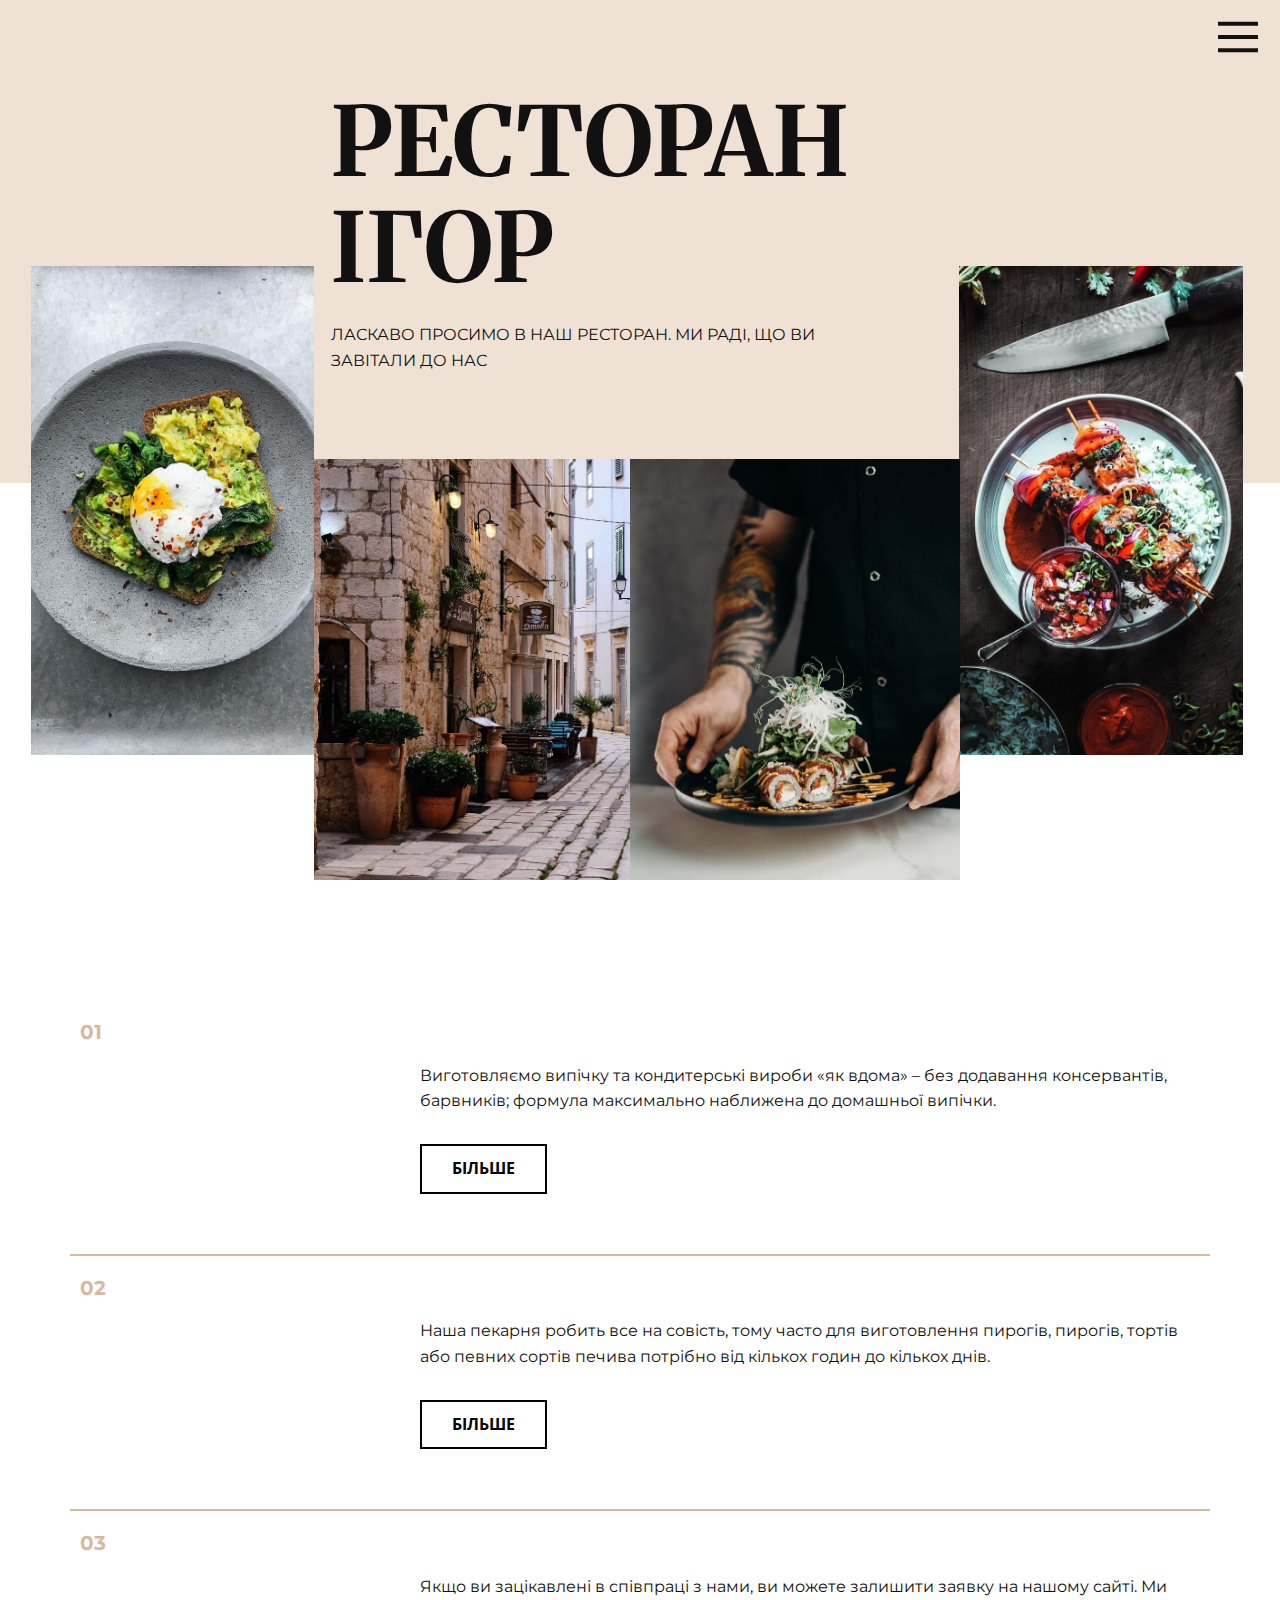
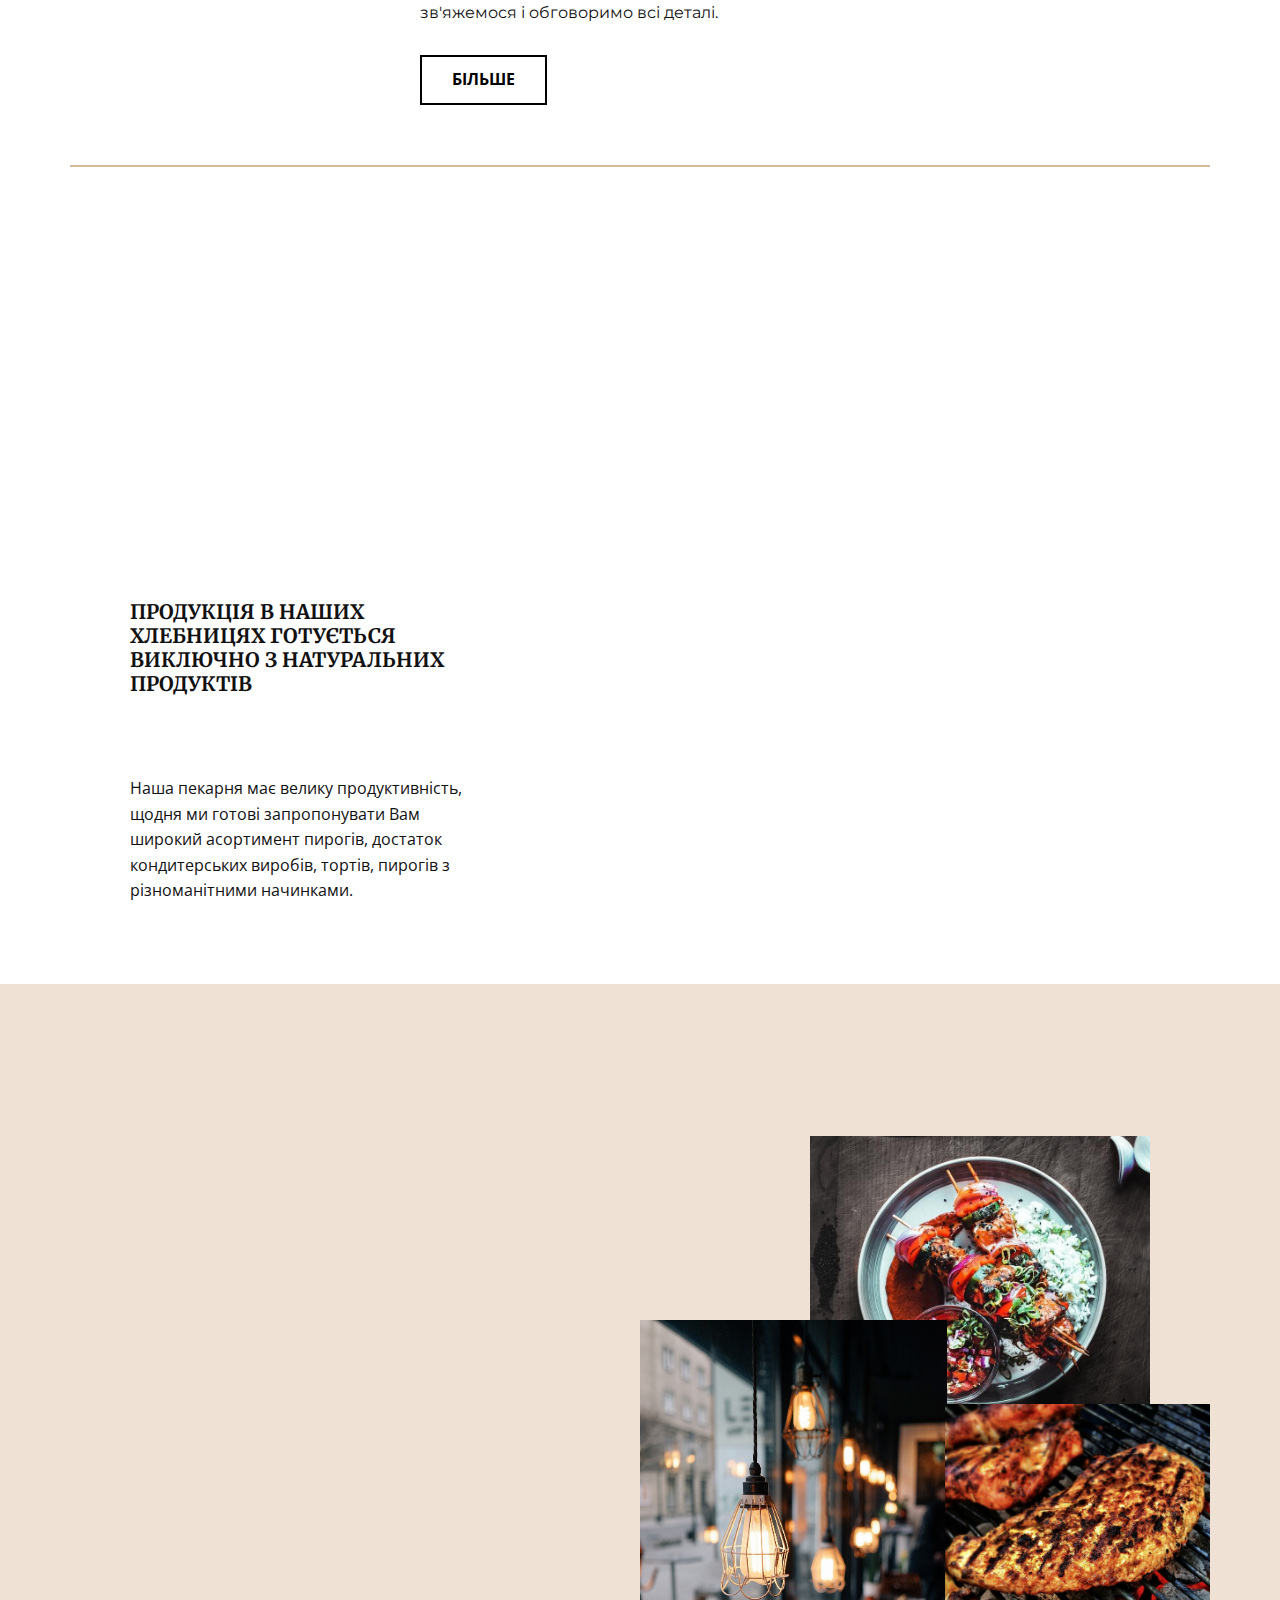
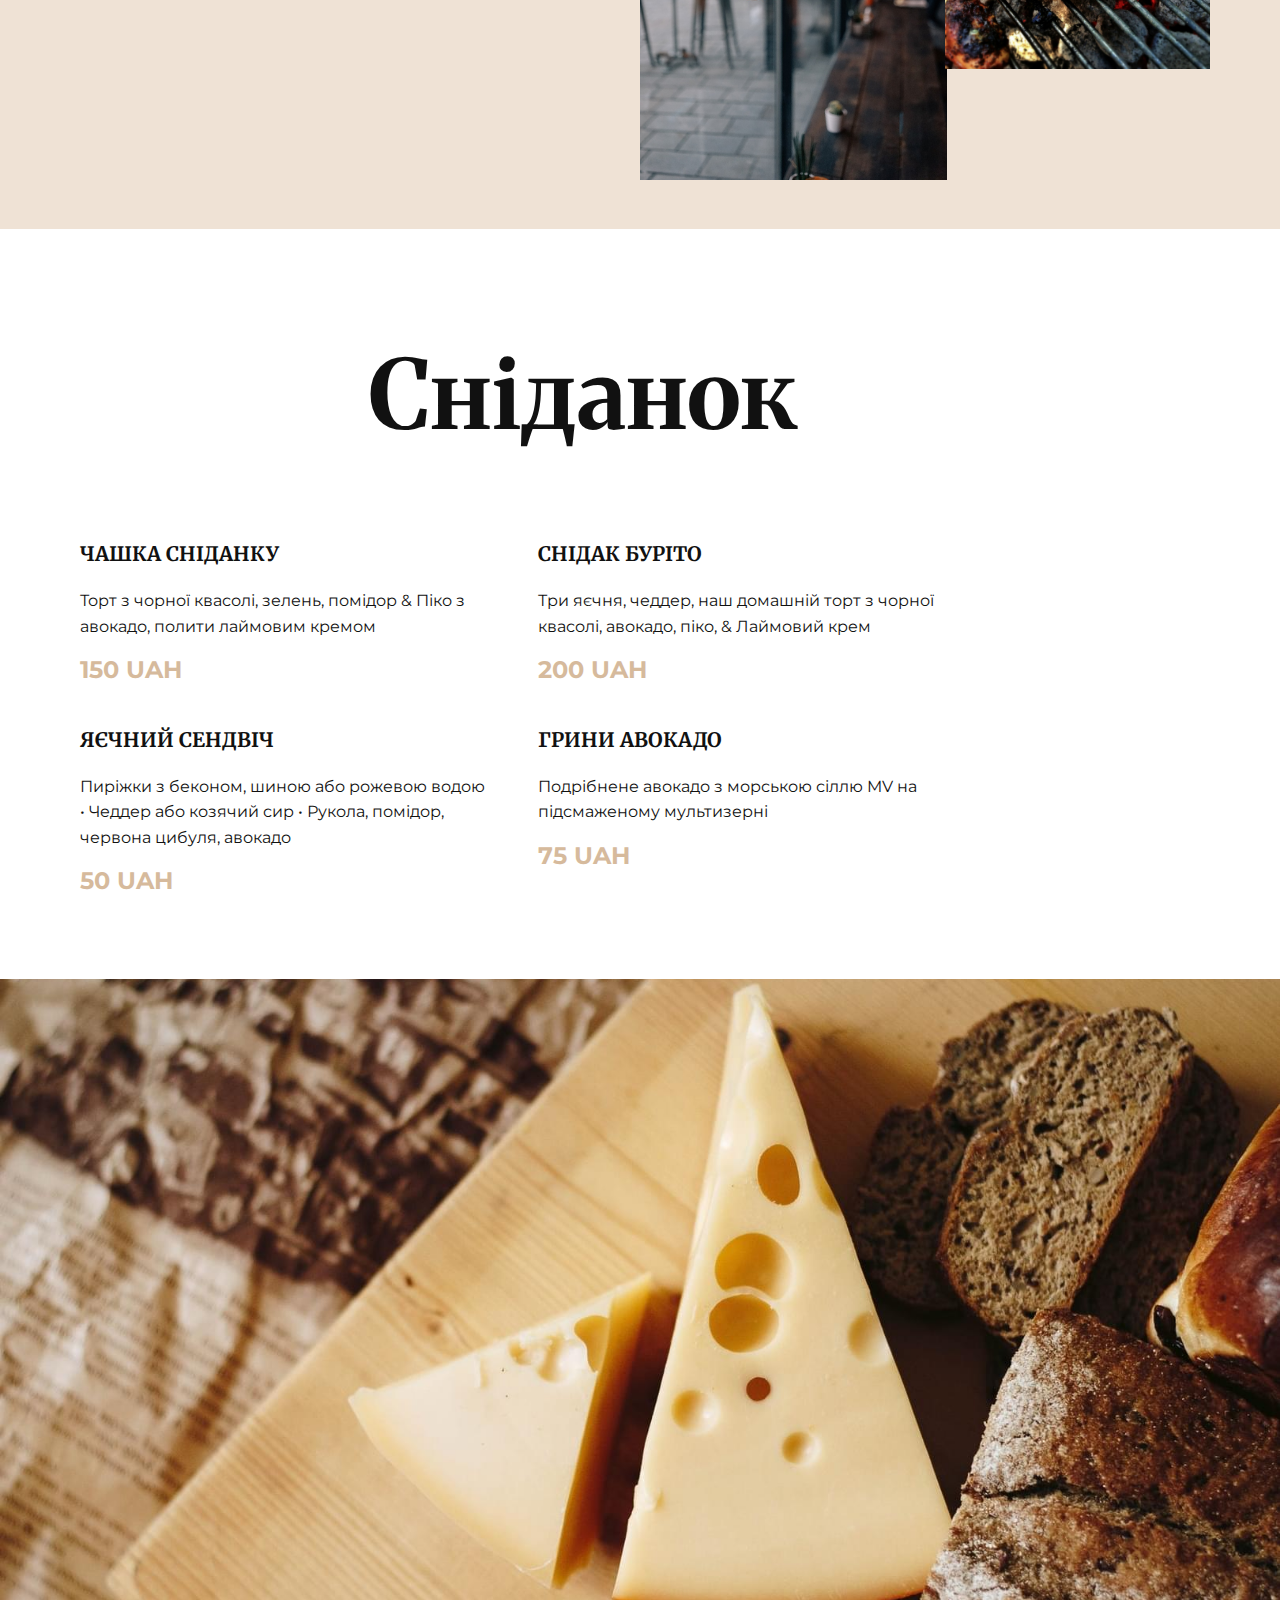
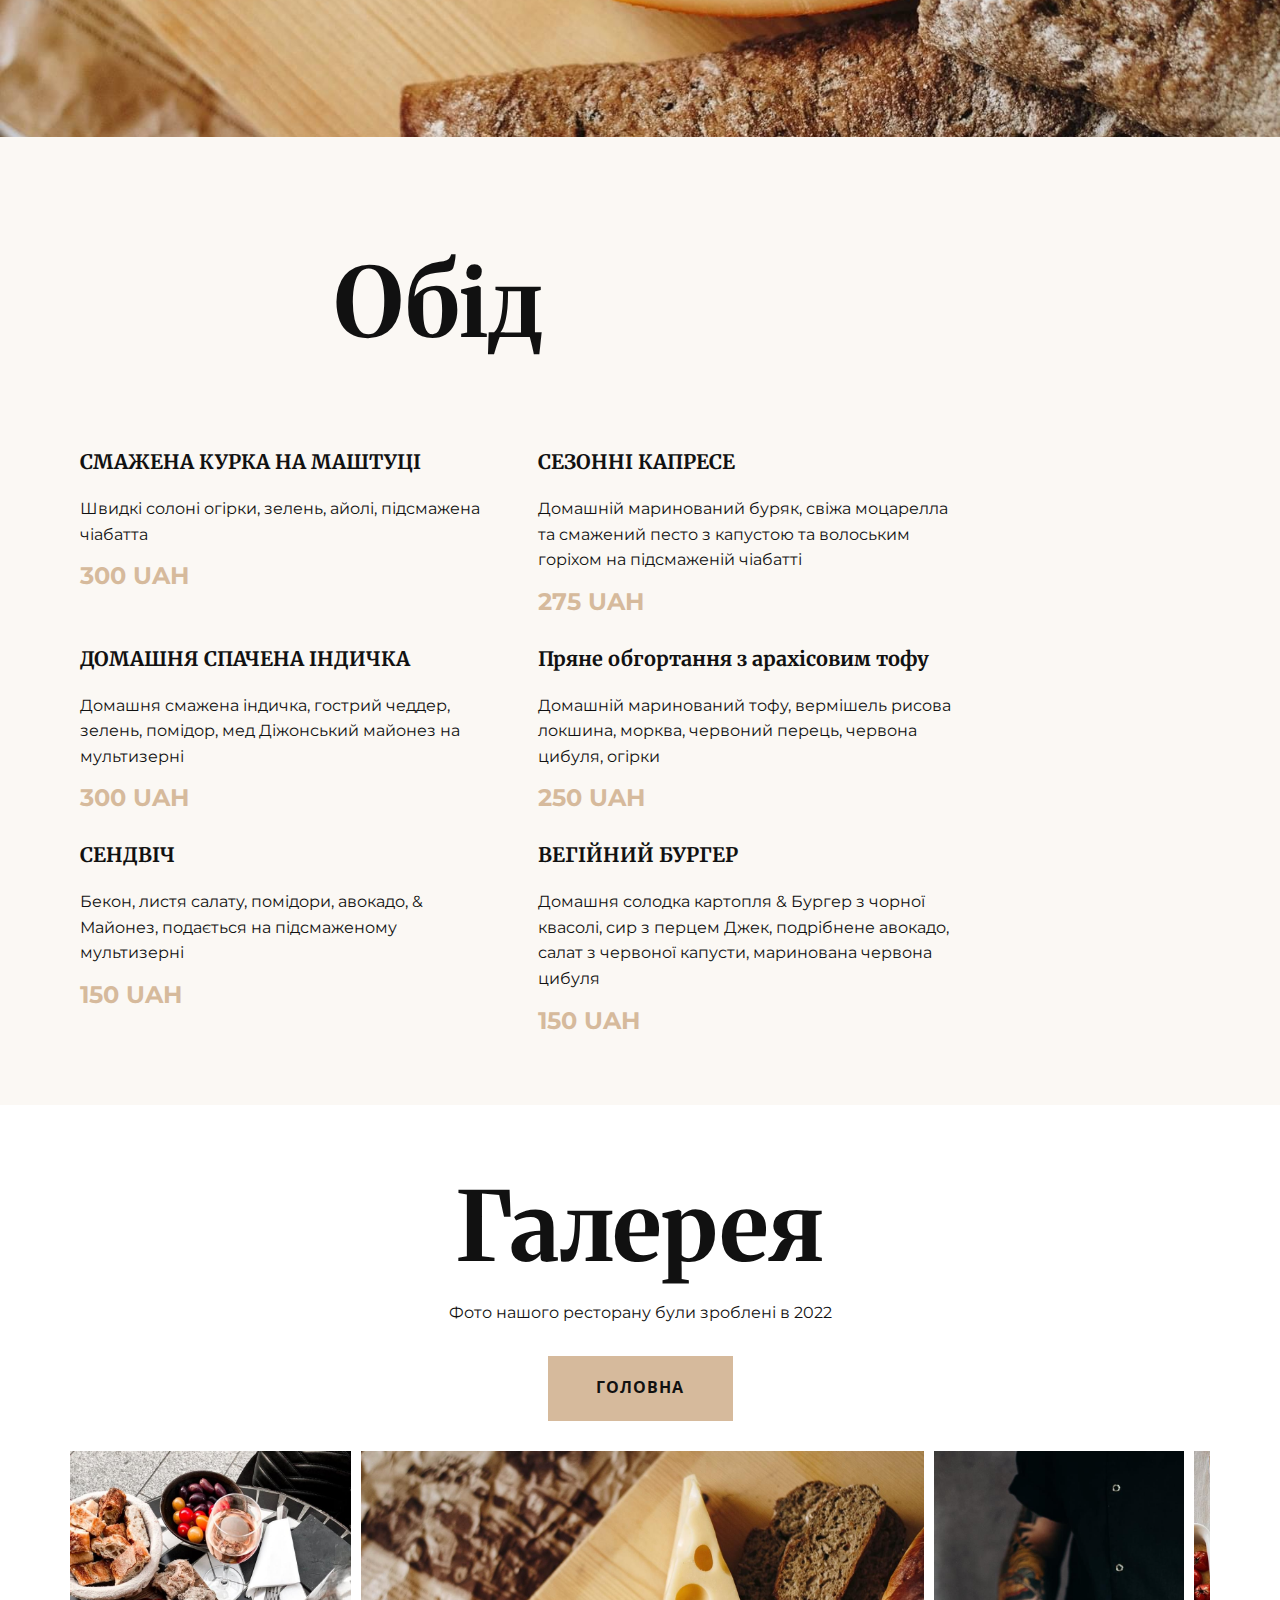
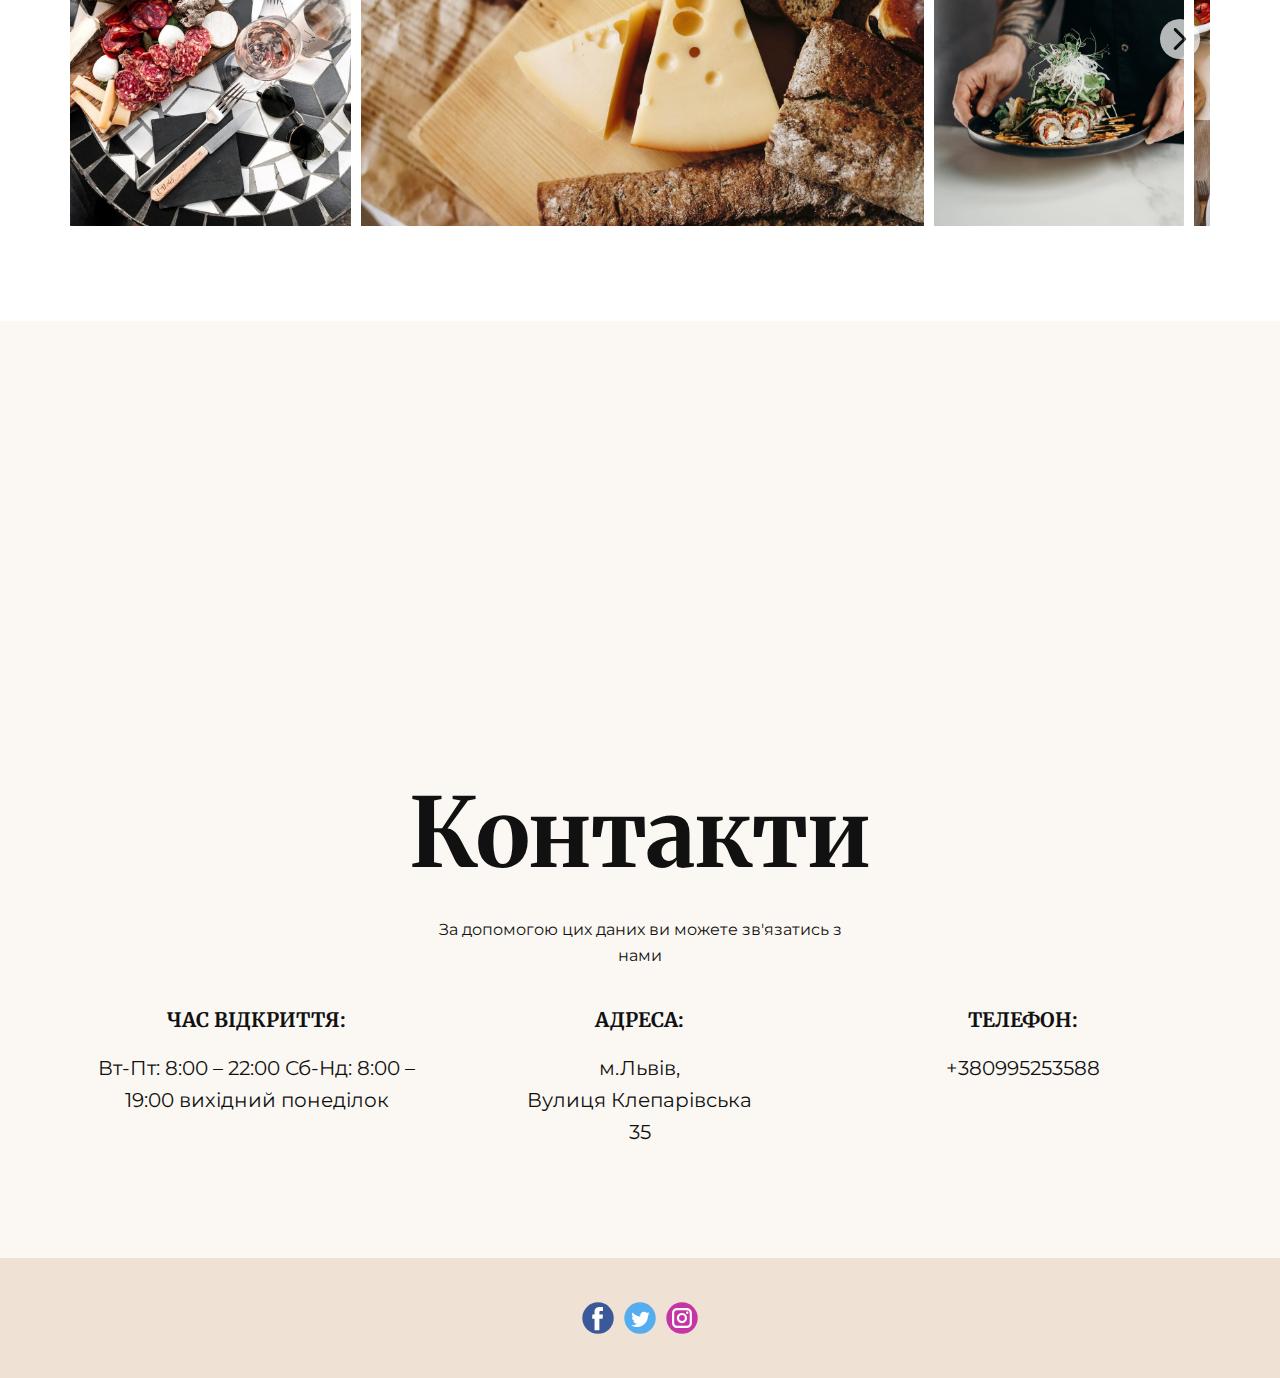
<file: RESTAURANT/index.html>
<!DOCTYPE html>
<html style="font-size: 16px;">
  <head>
    <meta name="viewport" content="width=device-width, initial-scale=1.0">
    <meta charset="utf-8">
    <meta name="keywords" content="​Yummy.&nbsp;Fast., Our Menu, ​Breakfast, ​Lunch, Gallery, Contacts">
    <meta name="description" content="">
    <meta name="page_type" content="np-template-header-footer-from-plugin">
    <title>Restaurant</title>
    <link rel="stylesheet" href="nicepage.css" media="screen">
<link rel="stylesheet" href="Restaurant.css" media="screen">
    <script class="u-script" type="text/javascript" src="jquery.js" defer=""></script>
    <script class="u-script" type="text/javascript" src="nicepage.js" defer=""></script>
    <meta name="generator" content="Nicepage 4.7.1, nicepage.com">
    <link id="u-theme-google-font" rel="stylesheet" href="https://fonts.googleapis.com/css?family=Roboto:100,100i,300,300i,400,400i,500,500i,700,700i,900,900i|Open+Sans:300,300i,400,400i,500,500i,600,600i,700,700i,800,800i">
    <link id="u-page-google-font" rel="stylesheet" href="https://fonts.googleapis.com/css?family=Merriweather:300,300i,400,400i,700,700i,900,900i|Montserrat:100,100i,200,200i,300,300i,400,400i,500,500i,600,600i,700,700i,800,800i,900,900i">
    <script type="application/ld+json">{
		"@context": "http://schema.org",
		"@type": "Organization",
		"name": "",
		"sameAs": []
}</script>
    <meta name="theme-color" content="#0848e5">
    <meta property="og:title" content="Restaurant">
    <meta property="og:type" content="website">
  </head>
  <body class="u-body u-overlap u-xl-mode"><header class="u-clearfix u-header u-header" id="sec-35c2"><nav class="u-align-left u-menu u-menu-dropdown u-offcanvas u-menu-1" data-responsive-from="XL">
        <div class="menu-collapse">
          <a class="u-button-style u-nav-link" href="#" style="padding: 12px 22px; font-size: calc(1em + 24px);">
            <svg class="u-svg-link" preserveAspectRatio="xMidYMin slice" viewBox="0 0 302 302" style=""><use xmlns:xlink="http://www.w3.org/1999/xlink" xlink:href="#svg-5c50"></use></svg>
            <svg xmlns="http://www.w3.org/2000/svg" xmlns:xlink="http://www.w3.org/1999/xlink" version="1.1" id="svg-5c50" x="0px" y="0px" viewBox="0 0 302 302" style="enable-background:new 0 0 302 302;" xml:space="preserve" class="u-svg-content"><g><rect y="36" width="302" height="30"></rect><rect y="236" width="302" height="30"></rect><rect y="136" width="302" height="30"></rect>
</g><g></g><g></g><g></g><g></g><g></g><g></g><g></g><g></g><g></g><g></g><g></g><g></g><g></g><g></g><g></g></svg>
          </a>
        </div>
        <div class="u-custom-menu u-nav-container">
          <ul class="u-nav u-unstyled u-nav-1"><li class="u-nav-item"><a class="u-button-style u-nav-link u-text-active-palette-1-base u-text-hover-palette-2-base" href="Restaurant.html#carousel_9c88" data-page-id="226143926" style="padding: 10px 20px;">ГОЛОВНА</a>
</li><li class="u-nav-item"><a class="u-button-style u-nav-link u-text-active-palette-1-base u-text-hover-palette-2-base" href="Restaurant.html#carousel_d095" data-page-id="226143926" style="padding: 10px 20px;">МЕНЮ</a>
</li><li class="u-nav-item"><a class="u-button-style u-nav-link u-text-active-palette-1-base u-text-hover-palette-2-base" href="Restaurant.html#carousel_674f" data-page-id="226143926" style="padding: 10px 20px;">ГАЛЕРЕЯ</a>
</li><li class="u-nav-item"><a class="u-button-style u-nav-link u-text-active-palette-1-base u-text-hover-palette-2-base" href="Restaurant.html#carousel_da47" data-page-id="226143926" style="padding: 10px 20px;">КОНТАКТИ</a>
</li></ul>
        </div>
        <div class="u-custom-menu u-nav-container-collapse">
          <div class="u-align-center u-black u-container-style u-inner-container-layout u-opacity u-opacity-95 u-sidenav">
            <div class="u-inner-container-layout u-sidenav-overflow">
              <div class="u-menu-close"></div>
              <ul class="u-align-center u-nav u-popupmenu-items u-unstyled u-nav-2"><li class="u-nav-item"><a class="u-button-style u-nav-link" href="Restaurant.html#carousel_9c88" data-page-id="226143926">ГОЛОВНА</a>
</li><li class="u-nav-item"><a class="u-button-style u-nav-link" href="Restaurant.html#carousel_d095" data-page-id="226143926">МЕНЮ</a>
</li><li class="u-nav-item"><a class="u-button-style u-nav-link" href="Restaurant.html#carousel_674f" data-page-id="226143926">ГАЛЕРЕЯ</a>
</li><li class="u-nav-item"><a class="u-button-style u-nav-link" href="Restaurant.html#carousel_da47" data-page-id="226143926">КОНТАКТИ</a>
</li></ul>
            </div>
          </div>
          <div class="u-black u-menu-overlay u-opacity u-opacity-70"></div>
        </div>
      </nav></header>
    <section class="u-clearfix u-section-1" id="carousel_9c88">
      <div class="u-expanded-width u-palette-2-light-2 u-shape u-shape-rectangle u-shape-1"></div>
      <div class="u-container-style u-group u-shape-rectangle u-group-1">
        <div class="u-container-layout u-valign-top u-container-layout-1">
          <h1 class="u-custom-font u-font-merriweather u-text u-text-default u-text-1">РЕСТОРАН&nbsp;<br>ІГОР
          </h1>
          <p class="u-custom-font u-font-montserrat u-text u-text-2">ЛАСКАВО ПРОСИМО В НАШ РЕСТОРАН. МИ РАДІ, ЩО ВИ ЗАВІТАЛИ ДО НАС</p>
        </div>
      </div>
      <img class="u-image u-image-default u-image-1" src="images/pexels-photo-26418861.jpeg" alt="" data-image-width="771" data-image-height="1080">
      <img class="u-image u-image-default u-image-2" src="images/pexels-photo-7045691.jpeg" alt="" data-image-width="810" data-image-height="1080">
      <img class="u-image u-image-default u-image-3" src="images/pexels-photo-33040571.jpeg" alt="" data-image-width="721" data-image-height="1080">
      <img class="u-image u-image-default u-image-4" src="images/12a42162d812dead61291e70891d5a98d5ed7272c625f16e2d2f2df73a630c01959df3eb4b8d20c675b6b3ae88f2220d7f3f782808cc2a210a2ac5_1280.jpg" alt="" data-image-width="1280" data-image-height="853">
    </section>
    <section class="u-align-center u-clearfix u-section-2" id="carousel_2409">
      <div class="u-clearfix u-sheet u-sheet-1">
        <div class="u-expanded-width u-list u-list-1">
          <div class="u-repeater u-repeater-1">
            <div class="u-border-2 u-border-no-left u-border-no-right u-border-no-top u-border-palette-2-base u-container-style u-list-item u-repeater-item">
              <div class="u-container-layout u-similar-container u-container-layout-1">
                <h6 class="u-custom-font u-font-montserrat u-text u-text-default u-text-palette-2-base u-text-1">01</h6>
                <h3 class="u-custom-font u-font-montserrat u-text u-text-default u-text-2" data-animation-name="customAnimationIn" data-animation-duration="2000"> Що ми печемо?</h3>
                <p class="u-custom-font u-font-montserrat u-text u-text-3"> Виготовляємо випічку та кондитерські вироби «як вдома» – без додавання консервантів, барвників; формула максимально наближена до домашньої випічки.</p>
                <a href="Restaurant.html#carousel_d095" class="u-border-2 u-border-black u-btn u-button-style u-hover-black u-none u-text-hover-white u-btn-1">Більше</a>
              </div>
            </div>
            <div class="u-border-2 u-border-no-left u-border-no-right u-border-no-top u-border-palette-2-base u-container-style u-list-item u-repeater-item">
              <div class="u-container-layout u-similar-container u-container-layout-2">
                <h6 class="u-custom-font u-font-montserrat u-text u-text-default u-text-palette-2-base u-text-4">02</h6>
                <h3 class="u-custom-font u-font-montserrat u-text u-text-default u-text-5" data-animation-name="customAnimationIn" data-animation-duration="2000">Де можна купити?</h3>
                <p class="u-custom-font u-font-montserrat u-text u-text-6"> Наша пекарня робить все на совість, тому часто для виготовлення пирогів, пирогів, тортів або певних сортів печива потрібно від кількох годин до кількох днів.</p>
                <a href="Restaurant.html#carousel_674f" class="u-border-2 u-border-black u-btn u-button-style u-hover-black u-none u-text-hover-white u-btn-2">Більше</a>
              </div>
            </div>
            <div class="u-border-2 u-border-no-left u-border-no-right u-border-no-top u-border-palette-2-base u-container-style u-list-item u-repeater-item">
              <div class="u-container-layout u-similar-container u-container-layout-3">
                <h6 class="u-custom-font u-font-montserrat u-text u-text-default u-text-palette-2-base u-text-7">03</h6>
                <h3 class="u-custom-font u-font-montserrat u-text u-text-default u-text-8" data-animation-name="customAnimationIn" data-animation-duration="2000">Працюйте з нами?</h3>
                <p class="u-custom-font u-font-montserrat u-text u-text-9"> Якщо ви зацікавлені в співпраці з нами, ви можете залишити заявку на нашому сайті. Ми зв'яжемося і обговоримо всі деталі.</p>
                <a href="Restaurant.html#carousel_da47" class="u-border-2 u-border-black u-btn u-button-style u-hover-black u-none u-text-hover-white u-btn-3">Більше</a>
              </div>
            </div>
          </div>
        </div>
      </div>
    </section>
    <section class="u-align-center u-clearfix u-valign-middle-md u-valign-middle-sm u-section-3" id="carousel_5bd4">
      <div class="u-clearfix u-sheet u-sheet-1">
        <div class="u-clearfix u-expanded-width u-layout-wrap u-layout-wrap-1">
          <div class="u-layout">
            <div class="u-layout-row">
              <div class="u-align-left u-container-style u-layout-cell u-right-cell u-shape-rectangle u-size-25 u-layout-cell-1">
                <div class="u-container-layout u-valign-bottom u-container-layout-1">
                  <h4 class="u-custom-font u-font-merriweather u-text u-text-1"> ПРОДУКЦІЯ В НАШИХ ХЛЕБНИЦЯХ ГОТУЄТЬСЯ ВИКЛЮЧНО З НАТУРАЛЬНИХ ПРОДУКТІВ</h4>
                  <p class="u-text u-text-2"> Наша пекарня має велику продуктивність, щодня ми готові запропонувати Вам широкий асортимент пирогів, достаток кондитерських виробів, тортів, пирогів з різноманітними начинками.</p>
                </div>
              </div>
              <div class="u-container-style u-image u-layout-cell u-left-cell u-size-35 u-image-1" data-image-width="810" data-image-height="1080" data-animation-name="customAnimationIn" data-animation-duration="2000">
                <div class="u-container-layout u-container-layout-2"></div>
              </div>
            </div>
          </div>
        </div>
      </div>
    </section>
    <section class="u-align-center u-clearfix u-palette-2-light-2 u-section-4" id="carousel_d095">
      <div class="u-clearfix u-sheet u-sheet-1">
        <img class="u-image u-image-1" src="images/pexels-photo-2641886.jpeg" data-image-width="771" data-image-height="1080">
        <img class="u-image u-image-default u-image-2" src="images/68b1449805345f64f4cb07386e7fdc6bda090cd70067983dfd92e8417c9fce7bb916dadc49a50f85d0b2c12a289394d0e38ed17e3e90bebee9596e_1280.jpg" alt="" data-image-width="853" data-image-height="1280">
        <img class="u-image u-image-default u-preserve-proportions u-image-3" src="images/d0236fcfb1cf402365906f2f84ba211011bbf40cb765cd5424196dbace28ed2e8b75ab58f01ef73ea02a7a47346d589fd4e1c47a96656d2ad8abe8_1280.jpg" alt="" data-image-width="1280" data-image-height="1280">
        <div class="u-container-style u-group u-shape-rectangle u-group-1" data-animation-name="customAnimationIn" data-animation-duration="2000">
          <div class="u-container-layout u-valign-middle-lg u-valign-middle-md u-valign-middle-sm u-valign-middle-xs u-valign-top-xl u-container-layout-1">
            <h2 class="u-custom-font u-font-merriweather u-text u-text-body-color u-text-default u-text-1">Наше меню</h2>
            <h6 class="u-text u-text-default u-text-2"> Час оздоровлюватися &amp; Активний</h6>
            <p class="u-text u-text-3"> Не варто ставитися до меню, як звичайному списку страв і напоїв.... аспекти - різноманітність вибору страв і красиве, органічне оформлення....</p>
          </div>
        </div>
      </div>
    </section>
    <section class="u-clearfix u-section-5" id="carousel_e4b1">
      <div class="u-clearfix u-sheet u-sheet-1">
        <div class="u-clearfix u-layout-wrap u-layout-wrap-1">
          <div class="u-layout">
            <div class="u-layout-row">
              <div class="u-align-left-sm u-align-left-xs u-container-style u-layout-cell u-size-19 u-layout-cell-1" data-animation-name="customAnimationIn" data-animation-duration="2000">
                <div class="u-container-layout u-container-layout-1">
                  <div class="u-image u-image-circle u-image-1" alt="" data-image-width="810" data-image-height="1080"></div>
                </div>
              </div>
              <div class="u-container-style u-layout-cell u-size-41 u-layout-cell-2">
                <div class="u-container-layout u-valign-middle u-container-layout-2">
                  <h2 class="u-custom-font u-font-merriweather u-text u-text-default u-text-1"> Сніданок</h2>
                </div>
              </div>
            </div>
          </div>
        </div>
        <div class="u-list u-list-1">
          <div class="u-repeater u-repeater-1">
            <div class="u-container-style u-list-item u-repeater-item">
              <div class="u-container-layout u-similar-container u-container-layout-3">
                <h3 class="u-custom-font u-font-merriweather u-text u-text-default u-text-2"> ЧАШКА СНІДАНКУ</h3>
                <p class="u-custom-font u-font-montserrat u-text u-text-3"> Торт з чорної квасолі, зелень, помідор &amp; Піко з авокадо, полити лаймовим кремом</p>
                <h4 class="u-custom-font u-font-montserrat u-text u-text-palette-2-base u-text-4"> 150 UAH</h4>
              </div>
            </div>
            <div class="u-container-style u-list-item u-repeater-item">
              <div class="u-container-layout u-similar-container u-container-layout-4">
                <h3 class="u-custom-font u-font-merriweather u-text u-text-default u-text-5"> СНІДАК БУРІТО</h3>
                <p class="u-custom-font u-font-montserrat u-text u-text-6"> Три яєчня, чеддер, наш домашній торт з чорної квасолі, авокадо, піко, &amp; Лаймовий крем</p>
                <h4 class="u-custom-font u-font-montserrat u-text u-text-palette-2-base u-text-7"> 200 UAH</h4>
              </div>
            </div>
            <div class="u-container-style u-list-item u-repeater-item">
              <div class="u-container-layout u-similar-container u-container-layout-5">
                <h3 class="u-custom-font u-font-merriweather u-text u-text-default u-text-8"> ЯЄЧНИЙ СЕНДВІЧ</h3>
                <p class="u-custom-font u-font-montserrat u-text u-text-9"> Пиріжки з беконом, шиною або рожевою водою • Чеддер або козячий сир • Рукола, помідор, червона цибуля, авокадо</p>
                <h4 class="u-custom-font u-font-montserrat u-text u-text-palette-2-base u-text-10"> 50 UAH</h4>
              </div>
            </div>
            <div class="u-container-style u-list-item u-repeater-item">
              <div class="u-container-layout u-similar-container u-container-layout-6">
                <h3 class="u-custom-font u-font-merriweather u-text u-text-default u-text-11"> ГРИНИ АВОКАДО</h3>
                <p class="u-custom-font u-font-montserrat u-text u-text-12"> Подрібнене авокадо з морською сіллю MV на підсмаженому мультизерні</p>
                <h4 class="u-custom-font u-font-montserrat u-text u-text-palette-2-base u-text-13"> 75 UAH</h4>
              </div>
            </div>
          </div>
        </div>
      </div>
    </section>
    <section class="u-align-center u-clearfix u-image u-section-6" id="carousel_88e6" data-image-width="1620" data-image-height="1080">
      <div class="u-clearfix u-sheet u-valign-middle-xs u-sheet-1">
        <div class="u-container-style u-expanded-width-xs u-group u-shape-rectangle u-white u-group-1" data-animation-name="customAnimationIn" data-animation-duration="2000">
          <div class="u-container-layout u-valign-middle u-container-layout-1">
            <p class="u-text u-text-1">Щоб звести до мінімуму, хто з наших має виконувати будь-яку роботу, крім того, щоб скористатися наслідками від неї. У задоволенні винен біль.&nbsp;</p>
          </div>
        </div>
      </div>
    </section>
    <section class="u-clearfix u-palette-2-light-3 u-section-7" id="carousel_df79">
      <div class="u-clearfix u-sheet u-sheet-1">
        <div class="u-clearfix u-layout-wrap u-layout-wrap-1">
          <div class="u-layout">
            <div class="u-layout-row">
              <div class="u-align-left-sm u-align-left-xs u-container-style u-layout-cell u-size-19 u-layout-cell-1" data-animation-name="customAnimationIn" data-animation-duration="2000">
                <div class="u-container-layout u-container-layout-1">
                  <div class="u-image u-image-circle u-image-1" alt="" data-image-width="720" data-image-height="1080"></div>
                </div>
              </div>
              <div class="u-container-style u-layout-cell u-size-41 u-layout-cell-2">
                <div class="u-container-layout u-valign-middle u-container-layout-2">
                  <h2 class="u-custom-font u-font-merriweather u-text u-text-default u-text-1"> Обід</h2>
                </div>
              </div>
            </div>
          </div>
        </div>
        <div class="u-list u-list-1">
          <div class="u-repeater u-repeater-1">
            <div class="u-container-style u-list-item u-repeater-item">
              <div class="u-container-layout u-similar-container u-container-layout-3">
                <h3 class="u-custom-font u-font-merriweather u-text u-text-default u-text-2"> СМАЖЕНА КУРКА НА МАШТУЦІ</h3>
                <p class="u-custom-font u-font-montserrat u-text u-text-3"> Швидкі солоні огірки, зелень, айолі, підсмажена чіабатта</p>
                <h4 class="u-custom-font u-font-montserrat u-text u-text-palette-2-base u-text-4">300 UAH</h4>
              </div>
            </div>
            <div class="u-container-style u-list-item u-repeater-item">
              <div class="u-container-layout u-similar-container u-container-layout-4">
                <h3 class="u-custom-font u-font-merriweather u-text u-text-default u-text-5"> СЕЗОННІ КАПРЕСЕ</h3>
                <p class="u-custom-font u-font-montserrat u-text u-text-6"> Домашній маринований буряк, свіжа моцарелла та смажений песто з капустою та волоським горіхом на підсмаженій чіабатті</p>
                <h4 class="u-custom-font u-font-montserrat u-text u-text-palette-2-base u-text-7"> 275 UAH</h4>
              </div>
            </div>
            <div class="u-container-style u-list-item u-repeater-item">
              <div class="u-container-layout u-similar-container u-container-layout-5">
                <h3 class="u-custom-font u-font-merriweather u-text u-text-default u-text-8"> ДОМАШНЯ СПАЧЕНА ІНДИЧКА</h3>
                <p class="u-custom-font u-font-montserrat u-text u-text-9"> Домашня смажена індичка, гострий чеддер, зелень, помідор, мед Діжонський майонез на мультизерні</p>
                <h4 class="u-custom-font u-font-montserrat u-text u-text-palette-2-base u-text-10">300 UAH</h4>
              </div>
            </div>
            <div class="u-container-style u-list-item u-repeater-item">
              <div class="u-container-layout u-similar-container u-container-layout-6">
                <h3 class="u-custom-font u-font-merriweather u-text u-text-default u-text-11"> Пряне обгортання з арахісовим тофу</h3>
                <p class="u-custom-font u-font-montserrat u-text u-text-12">Домашній маринований тофу, вермішель рисова локшина, морква, червоний перець, червона цибуля, огірки</p>
                <h4 class="u-custom-font u-font-montserrat u-text u-text-palette-2-base u-text-13"> 250 UAH</h4>
              </div>
            </div>
            <div class="u-container-style u-list-item u-repeater-item">
              <div class="u-container-layout u-similar-container u-container-layout-7">
                <h3 class="u-custom-font u-font-merriweather u-text u-text-default u-text-14"> СЕНДВІЧ</h3>
                <p class="u-custom-font u-font-montserrat u-text u-text-15"> Бекон, листя салату, помідори, авокадо, &amp; Майонез, подається на підсмаженому мультизерні</p>
                <h4 class="u-custom-font u-font-montserrat u-text u-text-palette-2-base u-text-16"> 150 UAH</h4>
              </div>
            </div>
            <div class="u-container-style u-list-item u-repeater-item">
              <div class="u-container-layout u-similar-container u-container-layout-8">
                <h3 class="u-custom-font u-font-merriweather u-text u-text-default u-text-17"> ВЕГІЙНИЙ БУРГЕР</h3>
                <p class="u-custom-font u-font-montserrat u-text u-text-18"> Домашня солодка картопля &amp; Бургер з чорної квасолі, сир з перцем Джек, подрібнене авокадо, салат з червоної капусти, маринована червона цибуля</p>
                <h4 class="u-custom-font u-font-montserrat u-text u-text-palette-2-base u-text-19"> 150 UAH</h4>
              </div>
            </div>
          </div>
        </div>
      </div>
    </section>
    <section class="u-align-center u-clearfix u-section-8" id="carousel_674f">
      <div class="u-clearfix u-sheet u-sheet-1">
        <h2 class="u-custom-font u-font-merriweather u-text u-text-default u-text-1">Галерея</h2>
        <p class="u-custom-font u-font-montserrat u-text u-text-2">Фото нашого ресторану були зроблені в 2022</p>
        <a href="Restaurant.html" class="u-border-none u-btn u-button-style u-hover-palette-2-light-2 u-palette-2-base u-btn-1">ГОЛОВНА</a>
        <div class="u-expanded-width u-gallery u-layout-horizontal u-lightbox u-no-transition u-show-text-on-hover u-gallery-1">
          <div class="u-gallery-inner"><div class="u-effect-fade u-gallery-item u-gallery-item-1"><div class="u-back-slide" data-image-width="810" data-image-height="1080"><img class="u-back-image" src="images/pexels-photo-2381345.jpeg">
</div><div class="u-over-slide u-shading u-over-slide-1"><h3 class="u-gallery-heading"></h3><p class="u-gallery-text"></p>
</div>
</div><div class="u-effect-fade u-gallery-item u-gallery-item-2"><div class="u-back-slide" data-image-width="1620" data-image-height="1080"><img class="u-back-image" src="images/pexels-photo-821365.jpeg">
</div><div class="u-over-slide u-shading u-over-slide-2"><h3 class="u-gallery-heading"></h3><p class="u-gallery-text"></p>
</div>
</div><div class="u-effect-fade u-gallery-item u-gallery-item-3"><div class="u-back-slide" data-image-width="721" data-image-height="1080"><img class="u-back-image" src="images/pexels-photo-3304057.jpeg">
</div><div class="u-over-slide u-shading u-over-slide-3"><h3 class="u-gallery-heading"></h3><p class="u-gallery-text"></p>
</div>
</div><div class="u-effect-fade u-gallery-item u-gallery-item-4"><div class="u-back-slide" data-image-width="1620" data-image-height="1080"><img class="u-back-image" src="images/pexels-photo-3758133.jpeg">
</div><div class="u-over-slide u-shading u-over-slide-4"><h3 class="u-gallery-heading"></h3><p class="u-gallery-text"></p>
</div>
</div><div class="u-effect-fade u-gallery-item u-gallery-item-5"><div class="u-back-slide" data-image-width="1619" data-image-height="1080"><img class="u-back-image" src="images/pexels-photo-3184192.jpeg">
</div><div class="u-over-slide u-shading u-over-slide-5"><h3 class="u-gallery-heading"></h3><p class="u-gallery-text"></p>
</div>
</div><div class="u-effect-fade u-gallery-item u-gallery-item-6"><div class="u-back-slide" data-image-width="853" data-image-height="1280"><img class="u-back-image" src="images/465f97f187624fb90282762f085b249e1ec07a93e7edb6a9de7e87d9e8ead07bffd17a715e733a4b182374f54ce2f52347d39834ad767ff3301778_1280.jpg">
</div><div class="u-over-slide u-shading u-over-slide-6"><h3 class="u-gallery-heading"></h3><p class="u-gallery-text"></p>
</div>
</div></div>
          <a class="u-gallery-nav u-gallery-nav-prev u-icon-circle u-opacity u-opacity-70 u-spacing-10 u-white u-gallery-nav-1" href="#" role="button">
            <span aria-hidden="true">
              <svg viewBox="0 0 451.847 451.847"><path d="M97.141,225.92c0-8.095,3.091-16.192,9.259-22.366L300.689,9.27c12.359-12.359,32.397-12.359,44.751,0
c12.354,12.354,12.354,32.388,0,44.748L173.525,225.92l171.903,171.909c12.354,12.354,12.354,32.391,0,44.744
c-12.354,12.365-32.386,12.365-44.745,0l-194.29-194.281C100.226,242.115,97.141,234.018,97.141,225.92z"></path></svg>
            </span>
            <span class="sr-only">
              <svg viewBox="0 0 451.847 451.847"><path d="M97.141,225.92c0-8.095,3.091-16.192,9.259-22.366L300.689,9.27c12.359-12.359,32.397-12.359,44.751,0
c12.354,12.354,12.354,32.388,0,44.748L173.525,225.92l171.903,171.909c12.354,12.354,12.354,32.391,0,44.744
c-12.354,12.365-32.386,12.365-44.745,0l-194.29-194.281C100.226,242.115,97.141,234.018,97.141,225.92z"></path></svg>
            </span>
          </a>
          <a class="u-absolute-vcenter u-gallery-nav u-gallery-nav-next u-icon-circle u-opacity u-opacity-70 u-spacing-10 u-white u-gallery-nav-2" href="#" role="button">
            <span aria-hidden="true">
              <svg viewBox="0 0 451.846 451.847"><path d="M345.441,248.292L151.154,442.573c-12.359,12.365-32.397,12.365-44.75,0c-12.354-12.354-12.354-32.391,0-44.744
L278.318,225.92L106.409,54.017c-12.354-12.359-12.354-32.394,0-44.748c12.354-12.359,32.391-12.359,44.75,0l194.287,194.284
c6.177,6.18,9.262,14.271,9.262,22.366C354.708,234.018,351.617,242.115,345.441,248.292z"></path></svg>
            </span>
            <span class="sr-only">
              <svg viewBox="0 0 451.846 451.847"><path d="M345.441,248.292L151.154,442.573c-12.359,12.365-32.397,12.365-44.75,0c-12.354-12.354-12.354-32.391,0-44.744
L278.318,225.92L106.409,54.017c-12.354-12.359-12.354-32.394,0-44.748c12.354-12.359,32.391-12.359,44.75,0l194.287,194.284
c6.177,6.18,9.262,14.271,9.262,22.366C354.708,234.018,351.617,242.115,345.441,248.292z"></path></svg>
            </span>
          </a>
        </div>
      </div>
    </section>
    <section class="u-align-center u-clearfix u-palette-2-light-3 u-section-9" id="carousel_da47">
      <div class="u-clearfix u-sheet u-sheet-1">
        <div class="u-image u-image-circle u-image-1" alt="" data-image-width="1280" data-image-height="853" data-animation-name="customAnimationIn" data-animation-duration="2000"></div>
        <h2 class="u-custom-font u-font-merriweather u-text u-text-default u-text-1">Контакти</h2>
        <p class="u-custom-font u-font-montserrat u-text u-text-2">За допомогою цих даних ви можете зв'язатись з нами</p>
        <div class="u-expanded-width u-list u-list-1">
          <div class="u-repeater u-repeater-1">
            <div class="u-align-center u-container-style u-list-item u-repeater-item u-shape-rectangle">
              <div class="u-container-layout u-similar-container u-valign-top u-container-layout-1">
                <h4 class="u-custom-font u-font-merriweather u-text u-text-default u-text-3"> ЧАС ВІДКРИТТЯ:</h4>
                <p class="u-custom-font u-font-montserrat u-text u-text-default u-text-4"> Вт-Пт: 8:00 – 22:00 Сб-Нд: 8:00 – 19:00 вихідний понеділок</p>
              </div>
            </div>
            <div class="u-align-center u-container-style u-list-item u-repeater-item u-shape-rectangle">
              <div class="u-container-layout u-similar-container u-valign-top u-container-layout-2">
                <h4 class="u-custom-font u-font-merriweather u-text u-text-default u-text-5"> АДРЕСА:</h4>
                <p class="u-custom-font u-font-montserrat u-text u-text-default u-text-6"> м.Львів,<br> Вулиця Клепарівська<br>35
                </p>
              </div>
            </div>
            <div class="u-align-center u-container-style u-list-item u-repeater-item u-shape-rectangle">
              <div class="u-container-layout u-similar-container u-valign-top u-container-layout-3">
                <h4 class="u-custom-font u-font-merriweather u-text u-text-default u-text-7"> ТЕЛЕФОН:</h4>
                <p class="u-custom-font u-font-montserrat u-text u-text-default u-text-8">+380995253588</p>
              </div>
            </div>
          </div>
        </div>
      </div>
    </section>
    
    
    <footer class="u-clearfix u-footer u-palette-2-light-2" id="sec-0d5c"><div class="u-clearfix u-sheet u-sheet-1">
        <div class="u-align-left u-social-icons u-spacing-10 u-social-icons-1">
          <a class="u-social-url" title="facebook" target="_blank" href=""><span class="u-icon u-social-facebook u-social-icon u-icon-1"><svg class="u-svg-link" preserveAspectRatio="xMidYMin slice" viewBox="0 0 112 112" style=""><use xmlns:xlink="http://www.w3.org/1999/xlink" xlink:href="#svg-f769"></use></svg><svg class="u-svg-content" viewBox="0 0 112 112" x="0" y="0" id="svg-f769"><circle fill="currentColor" cx="56.1" cy="56.1" r="55"></circle><path fill="#FFFFFF" d="M73.5,31.6h-9.1c-1.4,0-3.6,0.8-3.6,3.9v8.5h12.6L72,58.3H60.8v40.8H43.9V58.3h-8V43.9h8v-9.2
            c0-6.7,3.1-17,17-17h12.5v13.9H73.5z"></path></svg></span>
          </a>
          <a class="u-social-url" title="twitter" target="_blank" href=""><span class="u-icon u-social-icon u-social-twitter u-icon-2"><svg class="u-svg-link" preserveAspectRatio="xMidYMin slice" viewBox="0 0 112 112" style=""><use xmlns:xlink="http://www.w3.org/1999/xlink" xlink:href="#svg-a46a"></use></svg><svg class="u-svg-content" viewBox="0 0 112 112" x="0" y="0" id="svg-a46a"><circle fill="currentColor" class="st0" cx="56.1" cy="56.1" r="55"></circle><path fill="#FFFFFF" d="M83.8,47.3c0,0.6,0,1.2,0,1.7c0,17.7-13.5,38.2-38.2,38.2C38,87.2,31,85,25,81.2c1,0.1,2.1,0.2,3.2,0.2
            c6.3,0,12.1-2.1,16.7-5.7c-5.9-0.1-10.8-4-12.5-9.3c0.8,0.2,1.7,0.2,2.5,0.2c1.2,0,2.4-0.2,3.5-0.5c-6.1-1.2-10.8-6.7-10.8-13.1
            c0-0.1,0-0.1,0-0.2c1.8,1,3.9,1.6,6.1,1.7c-3.6-2.4-6-6.5-6-11.2c0-2.5,0.7-4.8,1.8-6.7c6.6,8.1,16.5,13.5,27.6,14
            c-0.2-1-0.3-2-0.3-3.1c0-7.4,6-13.4,13.4-13.4c3.9,0,7.3,1.6,9.8,4.2c3.1-0.6,5.9-1.7,8.5-3.3c-1,3.1-3.1,5.8-5.9,7.4
            c2.7-0.3,5.3-1,7.7-2.1C88.7,43,86.4,45.4,83.8,47.3z"></path></svg></span>
          </a>
          <a class="u-social-url" title="instagram" target="_blank" href=""><span class="u-icon u-social-icon u-social-instagram u-icon-3"><svg class="u-svg-link" preserveAspectRatio="xMidYMin slice" viewBox="0 0 112 112" style=""><use xmlns:xlink="http://www.w3.org/1999/xlink" xlink:href="#svg-a1d9"></use></svg><svg class="u-svg-content" viewBox="0 0 112 112" x="0" y="0" id="svg-a1d9"><circle fill="currentColor" cx="56.1" cy="56.1" r="55"></circle><path fill="#FFFFFF" d="M55.9,38.2c-9.9,0-17.9,8-17.9,17.9C38,66,46,74,55.9,74c9.9,0,17.9-8,17.9-17.9C73.8,46.2,65.8,38.2,55.9,38.2
            z M55.9,66.4c-5.7,0-10.3-4.6-10.3-10.3c-0.1-5.7,4.6-10.3,10.3-10.3c5.7,0,10.3,4.6,10.3,10.3C66.2,61.8,61.6,66.4,55.9,66.4z"></path><path fill="#FFFFFF" d="M74.3,33.5c-2.3,0-4.2,1.9-4.2,4.2s1.9,4.2,4.2,4.2s4.2-1.9,4.2-4.2S76.6,33.5,74.3,33.5z"></path><path fill="#FFFFFF" d="M73.1,21.3H38.6c-9.7,0-17.5,7.9-17.5,17.5v34.5c0,9.7,7.9,17.6,17.5,17.6h34.5c9.7,0,17.5-7.9,17.5-17.5V38.8
            C90.6,29.1,82.7,21.3,73.1,21.3z M83,73.3c0,5.5-4.5,9.9-9.9,9.9H38.6c-5.5,0-9.9-4.5-9.9-9.9V38.8c0-5.5,4.5-9.9,9.9-9.9h34.5
            c5.5,0,9.9,4.5,9.9,9.9V73.3z"></path></svg></span>
          </a>
        </div>
      </div></footer>
    
  </body>
</html>
</file>
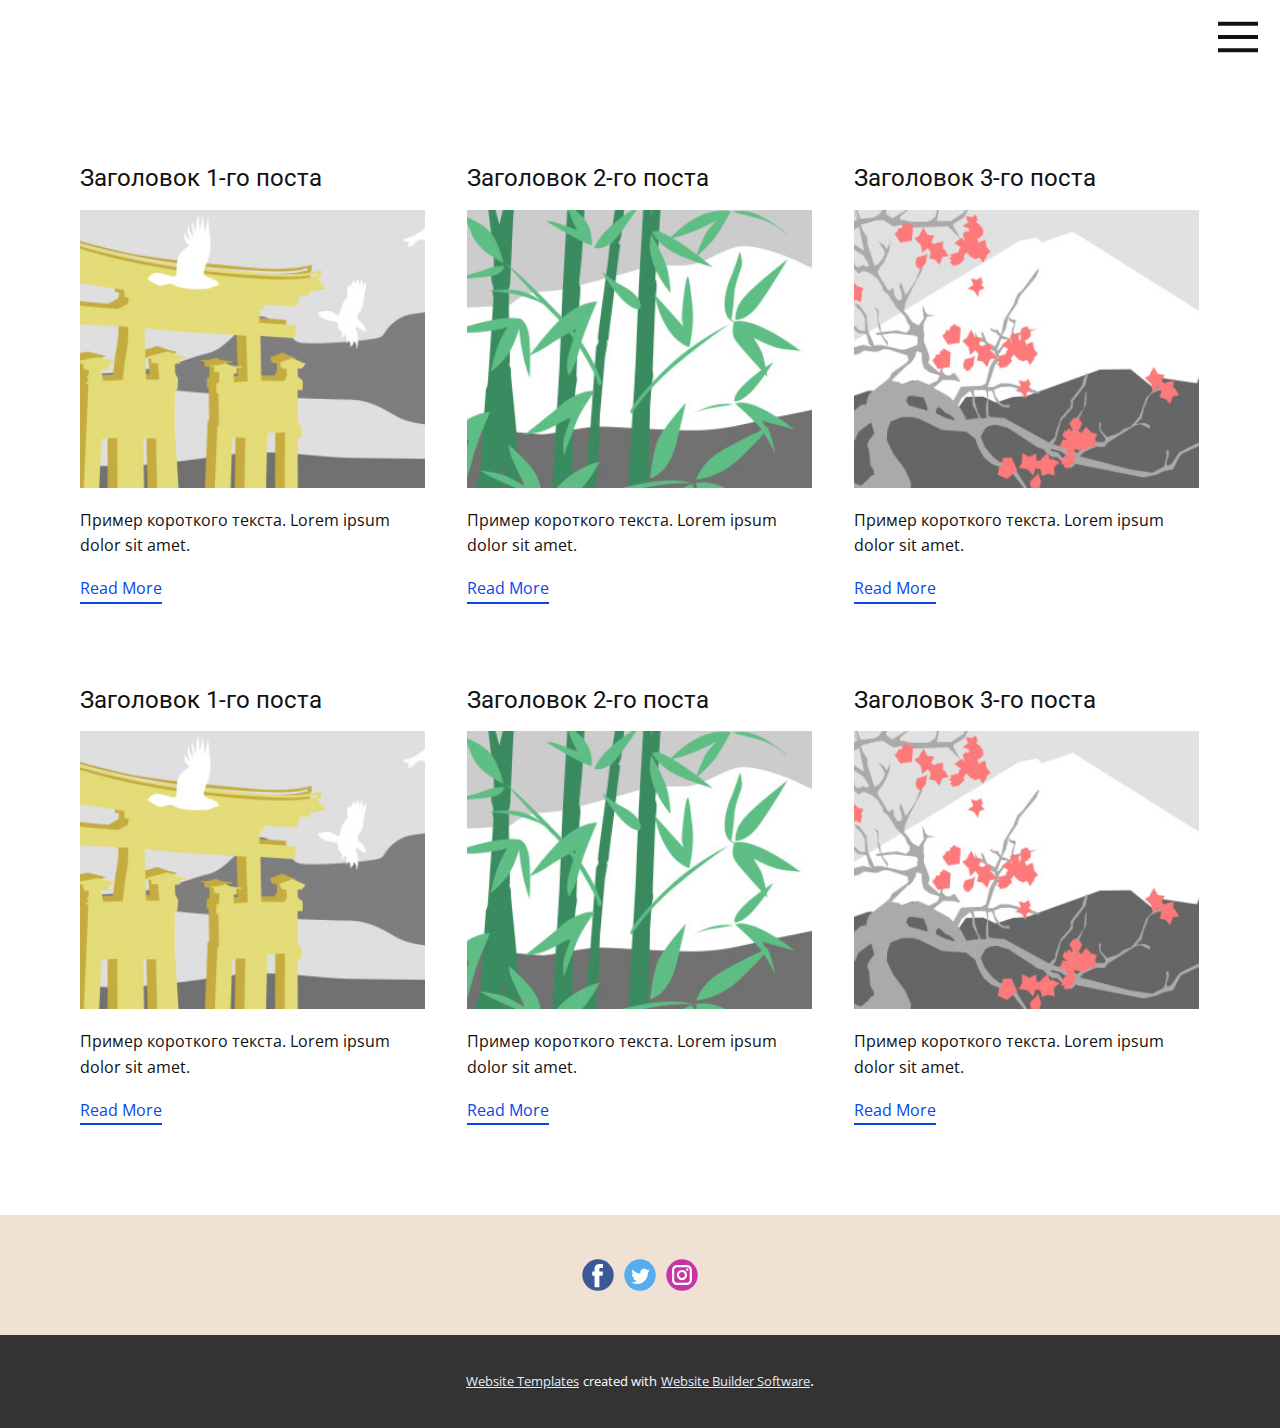
<file: RESTAURANT/blog/blog.html>
<html style="font-size: 16px;"><head>
    <meta name="viewport" content="width=device-width, initial-scale=1.0">
    <meta charset="utf-8">
    <meta name="keywords" content="">
    <meta name="description" content="">
    <meta name="page_type" content="np-template-header-footer-from-plugin">
    <title>Blog Template</title>
    <link rel="stylesheet" href="../nicepage.css" media="screen">
<link rel="stylesheet" href="../Blog-Template.css" media="screen">
    <script class="u-script" type="text/javascript" src="../jquery.js" defer=""></script>
    <script class="u-script" type="text/javascript" src="../nicepage.js" defer=""></script>
    <meta name="generator" content="Nicepage 4.7.1, nicepage.com">
    <link id="u-theme-google-font" rel="stylesheet" href="https://fonts.googleapis.com/css?family=Roboto:100,100i,300,300i,400,400i,500,500i,700,700i,900,900i|Open+Sans:300,300i,400,400i,500,500i,600,600i,700,700i,800,800i">
    
    
    <script type="application/ld+json">{
		"@context": "http://schema.org",
		"@type": "Organization",
		"name": "",
		"sameAs": []
}</script>
    <meta name="theme-color" content="#0848e5">
  </head>
  <body class="u-body u-xl-mode"><header class="u-clearfix u-header u-header" id="sec-35c2"><nav class="u-align-left u-menu u-menu-dropdown u-offcanvas u-menu-1" data-responsive-from="XL">
        <div class="menu-collapse">
          <a class="u-button-style u-nav-link" href="#" style="padding: 12px 22px; font-size: calc(1em + 24px);">
            <svg class="u-svg-link" preserveAspectRatio="xMidYMin slice" viewBox="0 0 302 302" style=""><use xmlns:xlink="http://www.w3.org/1999/xlink" xlink:href="#svg-5c50"></use></svg>
            <svg xmlns="http://www.w3.org/2000/svg" xmlns:xlink="http://www.w3.org/1999/xlink" version="1.1" id="svg-5c50" x="0px" y="0px" viewBox="0 0 302 302" style="enable-background:new 0 0 302 302;" xml:space="preserve" class="u-svg-content"><g><rect y="36" width="302" height="30"></rect><rect y="236" width="302" height="30"></rect><rect y="136" width="302" height="30"></rect>
</g><g></g><g></g><g></g><g></g><g></g><g></g><g></g><g></g><g></g><g></g><g></g><g></g><g></g><g></g><g></g></svg>
          </a>
        </div>
        <div class="u-custom-menu u-nav-container">
          <ul class="u-nav u-unstyled u-nav-1"><li class="u-nav-item"><a class="u-button-style u-nav-link u-text-active-palette-1-base u-text-hover-palette-2-base" href="../Restaurant.html#carousel_9c88" data-page-id="226143926" style="padding: 10px 20px;">HOME</a>
</li><li class="u-nav-item"><a class="u-button-style u-nav-link u-text-active-palette-1-base u-text-hover-palette-2-base" href="../Restaurant.html#carousel_d095" data-page-id="226143926" style="padding: 10px 20px;">MENU</a>
</li><li class="u-nav-item"><a class="u-button-style u-nav-link u-text-active-palette-1-base u-text-hover-palette-2-base" href="../Restaurant.html#carousel_674f" data-page-id="226143926" style="padding: 10px 20px;">GALERRY</a>
</li><li class="u-nav-item"><a class="u-button-style u-nav-link u-text-active-palette-1-base u-text-hover-palette-2-base" href="../Restaurant.html#carousel_da47" data-page-id="226143926" style="padding: 10px 20px;">CONTACS</a>
</li></ul>
        </div>
        <div class="u-custom-menu u-nav-container-collapse">
          <div class="u-align-center u-black u-container-style u-inner-container-layout u-opacity u-opacity-95 u-sidenav">
            <div class="u-inner-container-layout u-sidenav-overflow">
              <div class="u-menu-close"></div>
              <ul class="u-align-center u-nav u-popupmenu-items u-unstyled u-nav-2"><li class="u-nav-item"><a class="u-button-style u-nav-link" href="../Restaurant.html#carousel_9c88" data-page-id="226143926">HOME</a>
</li><li class="u-nav-item"><a class="u-button-style u-nav-link" href="../Restaurant.html#carousel_d095" data-page-id="226143926">MENU</a>
</li><li class="u-nav-item"><a class="u-button-style u-nav-link" href="../Restaurant.html#carousel_674f" data-page-id="226143926">GALERRY</a>
</li><li class="u-nav-item"><a class="u-button-style u-nav-link" href="../Restaurant.html#carousel_da47" data-page-id="226143926">CONTACS</a>
</li></ul>
            </div>
          </div>
          <div class="u-black u-menu-overlay u-opacity u-opacity-70"></div>
        </div>
      </nav></header>
    <section class="u-clearfix u-section-1" id="sec-a233">
      <div class="u-clearfix u-sheet u-valign-middle u-sheet-1"><!--blog--><!--blog_options_json--><!--{"type":"Recent","source":"","tags":"","count":""}--><!--/blog_options_json-->
        <div class="u-blog u-expanded-width u-repeater u-repeater-1"><!--blog_post-->
          <div class="u-blog-post u-container-style u-repeater-item u-white u-repeater-item-1">
            <div class="u-container-layout u-similar-container u-valign-top u-container-layout-1"><!--blog_post_header-->
              <h4 class="u-blog-control u-text u-text-1">
                <a class="u-post-header-link" href="../blog/пост-5.html"><!--blog_post_header_content-->Заголовок 1-го поста<!--/blog_post_header_content--></a>
              </h4><!--/blog_post_header--><!--blog_post_image-->
              <a class="u-post-header-link" href="../blog/пост-5.html"><img alt="" class="u-blog-control u-expanded-width u-image u-image-default u-image-1" src="[data-uri]"></a><!--/blog_post_image--><!--blog_post_content-->
              <div class="u-blog-control u-post-content u-text u-text-2 fr-view">Пример короткого текста. Lorem ipsum dolor sit amet.</div><!--/blog_post_content--><!--blog_post_readmore-->
              <a href="../blog/пост-5.html" class="u-blog-control u-border-2 u-border-palette-1-base u-btn u-btn-rectangle u-button-style u-none u-btn-1"><!--blog_post_readmore_content--><!--options_json--><!--{"content":"Read More","defaultValue":"Читать дальше"}--><!--/options_json-->Read More<!--/blog_post_readmore_content--></a><!--/blog_post_readmore-->
            </div>
          </div><div class="u-blog-post u-container-style u-repeater-item u-video-cover u-white">
            <div class="u-container-layout u-similar-container u-valign-top u-container-layout-2"><!--blog_post_header-->
              <h4 class="u-blog-control u-text u-text-3">
                <a class="u-post-header-link" href="../blog/пост-4.html"><!--blog_post_header_content-->Заголовок 2-го поста<!--/blog_post_header_content--></a>
              </h4><!--/blog_post_header--><!--blog_post_image-->
              <a class="u-post-header-link" href="../blog/пост-4.html"><img alt="" class="u-blog-control u-expanded-width u-image u-image-default u-image-2" src="[data-uri]"></a><!--/blog_post_image--><!--blog_post_content-->
              <div class="u-blog-control u-post-content u-text u-text-4 fr-view">Пример короткого текста. Lorem ipsum dolor sit amet.</div><!--/blog_post_content--><!--blog_post_readmore-->
              <a href="../blog/пост-4.html" class="u-blog-control u-border-2 u-border-palette-1-base u-btn u-btn-rectangle u-button-style u-none u-btn-2"><!--blog_post_readmore_content--><!--options_json--><!--{"content":"Read More","defaultValue":"Читать дальше"}--><!--/options_json-->Read More<!--/blog_post_readmore_content--></a><!--/blog_post_readmore-->
            </div>
          </div><div class="u-blog-post u-container-style u-repeater-item u-video-cover u-white">
            <div class="u-container-layout u-similar-container u-valign-top u-container-layout-3"><!--blog_post_header-->
              <h4 class="u-blog-control u-text u-text-5">
                <a class="u-post-header-link" href="../blog/пост-3.html"><!--blog_post_header_content-->Заголовок 3-го поста<!--/blog_post_header_content--></a>
              </h4><!--/blog_post_header--><!--blog_post_image-->
              <a class="u-post-header-link" href="../blog/пост-3.html"><img alt="" class="u-blog-control u-expanded-width u-image u-image-default u-image-3" src="[data-uri]"></a><!--/blog_post_image--><!--blog_post_content-->
              <div class="u-blog-control u-post-content u-text u-text-6 fr-view">Пример короткого текста. Lorem ipsum dolor sit amet.</div><!--/blog_post_content--><!--blog_post_readmore-->
              <a href="../blog/пост-3.html" class="u-blog-control u-border-2 u-border-palette-1-base u-btn u-btn-rectangle u-button-style u-none u-btn-3"><!--blog_post_readmore_content--><!--options_json--><!--{"content":"Read More","defaultValue":"Читать дальше"}--><!--/options_json-->Read More<!--/blog_post_readmore_content--></a><!--/blog_post_readmore-->
            </div>
          </div><div class="u-blog-post u-container-style u-repeater-item u-white u-repeater-item-1">
            <div class="u-container-layout u-similar-container u-valign-top u-container-layout-1"><!--blog_post_header-->
              <h4 class="u-blog-control u-text u-text-1">
                <a class="u-post-header-link" href="../blog/пост-2.html"><!--blog_post_header_content-->Заголовок 1-го поста<!--/blog_post_header_content--></a>
              </h4><!--/blog_post_header--><!--blog_post_image-->
              <a class="u-post-header-link" href="../blog/пост-2.html"><img alt="" class="u-blog-control u-expanded-width u-image u-image-default u-image-1" src="[data-uri]"></a><!--/blog_post_image--><!--blog_post_content-->
              <div class="u-blog-control u-post-content u-text u-text-2 fr-view">Пример короткого текста. Lorem ipsum dolor sit amet.</div><!--/blog_post_content--><!--blog_post_readmore-->
              <a href="../blog/пост-2.html" class="u-blog-control u-border-2 u-border-palette-1-base u-btn u-btn-rectangle u-button-style u-none u-btn-1"><!--blog_post_readmore_content--><!--options_json--><!--{"content":"Read More","defaultValue":"Читать дальше"}--><!--/options_json-->Read More<!--/blog_post_readmore_content--></a><!--/blog_post_readmore-->
            </div>
          </div><div class="u-blog-post u-container-style u-repeater-item u-video-cover u-white">
            <div class="u-container-layout u-similar-container u-valign-top u-container-layout-2"><!--blog_post_header-->
              <h4 class="u-blog-control u-text u-text-3">
                <a class="u-post-header-link" href="../blog/пост-1.html"><!--blog_post_header_content-->Заголовок 2-го поста<!--/blog_post_header_content--></a>
              </h4><!--/blog_post_header--><!--blog_post_image-->
              <a class="u-post-header-link" href="../blog/пост-1.html"><img alt="" class="u-blog-control u-expanded-width u-image u-image-default u-image-2" src="[data-uri]"></a><!--/blog_post_image--><!--blog_post_content-->
              <div class="u-blog-control u-post-content u-text u-text-4 fr-view">Пример короткого текста. Lorem ipsum dolor sit amet.</div><!--/blog_post_content--><!--blog_post_readmore-->
              <a href="../blog/пост-1.html" class="u-blog-control u-border-2 u-border-palette-1-base u-btn u-btn-rectangle u-button-style u-none u-btn-2"><!--blog_post_readmore_content--><!--options_json--><!--{"content":"Read More","defaultValue":"Читать дальше"}--><!--/options_json-->Read More<!--/blog_post_readmore_content--></a><!--/blog_post_readmore-->
            </div>
          </div><div class="u-blog-post u-container-style u-repeater-item u-video-cover u-white">
            <div class="u-container-layout u-similar-container u-valign-top u-container-layout-3"><!--blog_post_header-->
              <h4 class="u-blog-control u-text u-text-5">
                <a class="u-post-header-link" href="../blog/пост.html"><!--blog_post_header_content-->Заголовок 3-го поста<!--/blog_post_header_content--></a>
              </h4><!--/blog_post_header--><!--blog_post_image-->
              <a class="u-post-header-link" href="../blog/пост.html"><img alt="" class="u-blog-control u-expanded-width u-image u-image-default u-image-3" src="[data-uri]"></a><!--/blog_post_image--><!--blog_post_content-->
              <div class="u-blog-control u-post-content u-text u-text-6 fr-view">Пример короткого текста. Lorem ipsum dolor sit amet.</div><!--/blog_post_content--><!--blog_post_readmore-->
              <a href="../blog/пост.html" class="u-blog-control u-border-2 u-border-palette-1-base u-btn u-btn-rectangle u-button-style u-none u-btn-3"><!--blog_post_readmore_content--><!--options_json--><!--{"content":"Read More","defaultValue":"Читать дальше"}--><!--/options_json-->Read More<!--/blog_post_readmore_content--></a><!--/blog_post_readmore-->
            </div>
          </div><!--/blog_post--><!--blog_post-->
          <!--/blog_post--><!--blog_post-->
          <!--/blog_post-->
        </div><!--/blog-->
      </div>
    </section>
    
    
    <footer class="u-clearfix u-footer u-palette-2-light-2" id="sec-0d5c"><div class="u-clearfix u-sheet u-sheet-1">
        <div class="u-align-left u-social-icons u-spacing-10 u-social-icons-1">
          <a class="u-social-url" title="facebook" target="_blank" href=""><span class="u-icon u-social-facebook u-social-icon u-icon-1"><svg class="u-svg-link" preserveAspectRatio="xMidYMin slice" viewBox="0 0 112 112" style=""><use xmlns:xlink="http://www.w3.org/1999/xlink" xlink:href="#svg-f769"></use></svg><svg class="u-svg-content" viewBox="0 0 112 112" x="0" y="0" id="svg-f769"><circle fill="currentColor" cx="56.1" cy="56.1" r="55"></circle><path fill="#FFFFFF" d="M73.5,31.6h-9.1c-1.4,0-3.6,0.8-3.6,3.9v8.5h12.6L72,58.3H60.8v40.8H43.9V58.3h-8V43.9h8v-9.2
            c0-6.7,3.1-17,17-17h12.5v13.9H73.5z"></path></svg></span>
          </a>
          <a class="u-social-url" title="twitter" target="_blank" href=""><span class="u-icon u-social-icon u-social-twitter u-icon-2"><svg class="u-svg-link" preserveAspectRatio="xMidYMin slice" viewBox="0 0 112 112" style=""><use xmlns:xlink="http://www.w3.org/1999/xlink" xlink:href="#svg-a46a"></use></svg><svg class="u-svg-content" viewBox="0 0 112 112" x="0" y="0" id="svg-a46a"><circle fill="currentColor" class="st0" cx="56.1" cy="56.1" r="55"></circle><path fill="#FFFFFF" d="M83.8,47.3c0,0.6,0,1.2,0,1.7c0,17.7-13.5,38.2-38.2,38.2C38,87.2,31,85,25,81.2c1,0.1,2.1,0.2,3.2,0.2
            c6.3,0,12.1-2.1,16.7-5.7c-5.9-0.1-10.8-4-12.5-9.3c0.8,0.2,1.7,0.2,2.5,0.2c1.2,0,2.4-0.2,3.5-0.5c-6.1-1.2-10.8-6.7-10.8-13.1
            c0-0.1,0-0.1,0-0.2c1.8,1,3.9,1.6,6.1,1.7c-3.6-2.4-6-6.5-6-11.2c0-2.5,0.7-4.8,1.8-6.7c6.6,8.1,16.5,13.5,27.6,14
            c-0.2-1-0.3-2-0.3-3.1c0-7.4,6-13.4,13.4-13.4c3.9,0,7.3,1.6,9.8,4.2c3.1-0.6,5.9-1.7,8.5-3.3c-1,3.1-3.1,5.8-5.9,7.4
            c2.7-0.3,5.3-1,7.7-2.1C88.7,43,86.4,45.4,83.8,47.3z"></path></svg></span>
          </a>
          <a class="u-social-url" title="instagram" target="_blank" href=""><span class="u-icon u-social-icon u-social-instagram u-icon-3"><svg class="u-svg-link" preserveAspectRatio="xMidYMin slice" viewBox="0 0 112 112" style=""><use xmlns:xlink="http://www.w3.org/1999/xlink" xlink:href="#svg-a1d9"></use></svg><svg class="u-svg-content" viewBox="0 0 112 112" x="0" y="0" id="svg-a1d9"><circle fill="currentColor" cx="56.1" cy="56.1" r="55"></circle><path fill="#FFFFFF" d="M55.9,38.2c-9.9,0-17.9,8-17.9,17.9C38,66,46,74,55.9,74c9.9,0,17.9-8,17.9-17.9C73.8,46.2,65.8,38.2,55.9,38.2
            z M55.9,66.4c-5.7,0-10.3-4.6-10.3-10.3c-0.1-5.7,4.6-10.3,10.3-10.3c5.7,0,10.3,4.6,10.3,10.3C66.2,61.8,61.6,66.4,55.9,66.4z"></path><path fill="#FFFFFF" d="M74.3,33.5c-2.3,0-4.2,1.9-4.2,4.2s1.9,4.2,4.2,4.2s4.2-1.9,4.2-4.2S76.6,33.5,74.3,33.5z"></path><path fill="#FFFFFF" d="M73.1,21.3H38.6c-9.7,0-17.5,7.9-17.5,17.5v34.5c0,9.7,7.9,17.6,17.5,17.6h34.5c9.7,0,17.5-7.9,17.5-17.5V38.8
            C90.6,29.1,82.7,21.3,73.1,21.3z M83,73.3c0,5.5-4.5,9.9-9.9,9.9H38.6c-5.5,0-9.9-4.5-9.9-9.9V38.8c0-5.5,4.5-9.9,9.9-9.9h34.5
            c5.5,0,9.9,4.5,9.9,9.9V73.3z"></path></svg></span>
          </a>
        </div>
      </div></footer>
    <section class="u-backlink u-clearfix u-grey-80">
      <a class="u-link" href="https://nicepage.com/website-templates" target="_blank">
        <span>Website Templates</span>
      </a>
      <p class="u-text">
        <span>created with</span>
      </p>
      <a class="u-link" href="" target="_blank">
        <span>Website Builder Software</span>
      </a>. 
    </section>
  
</body></html>
</file>
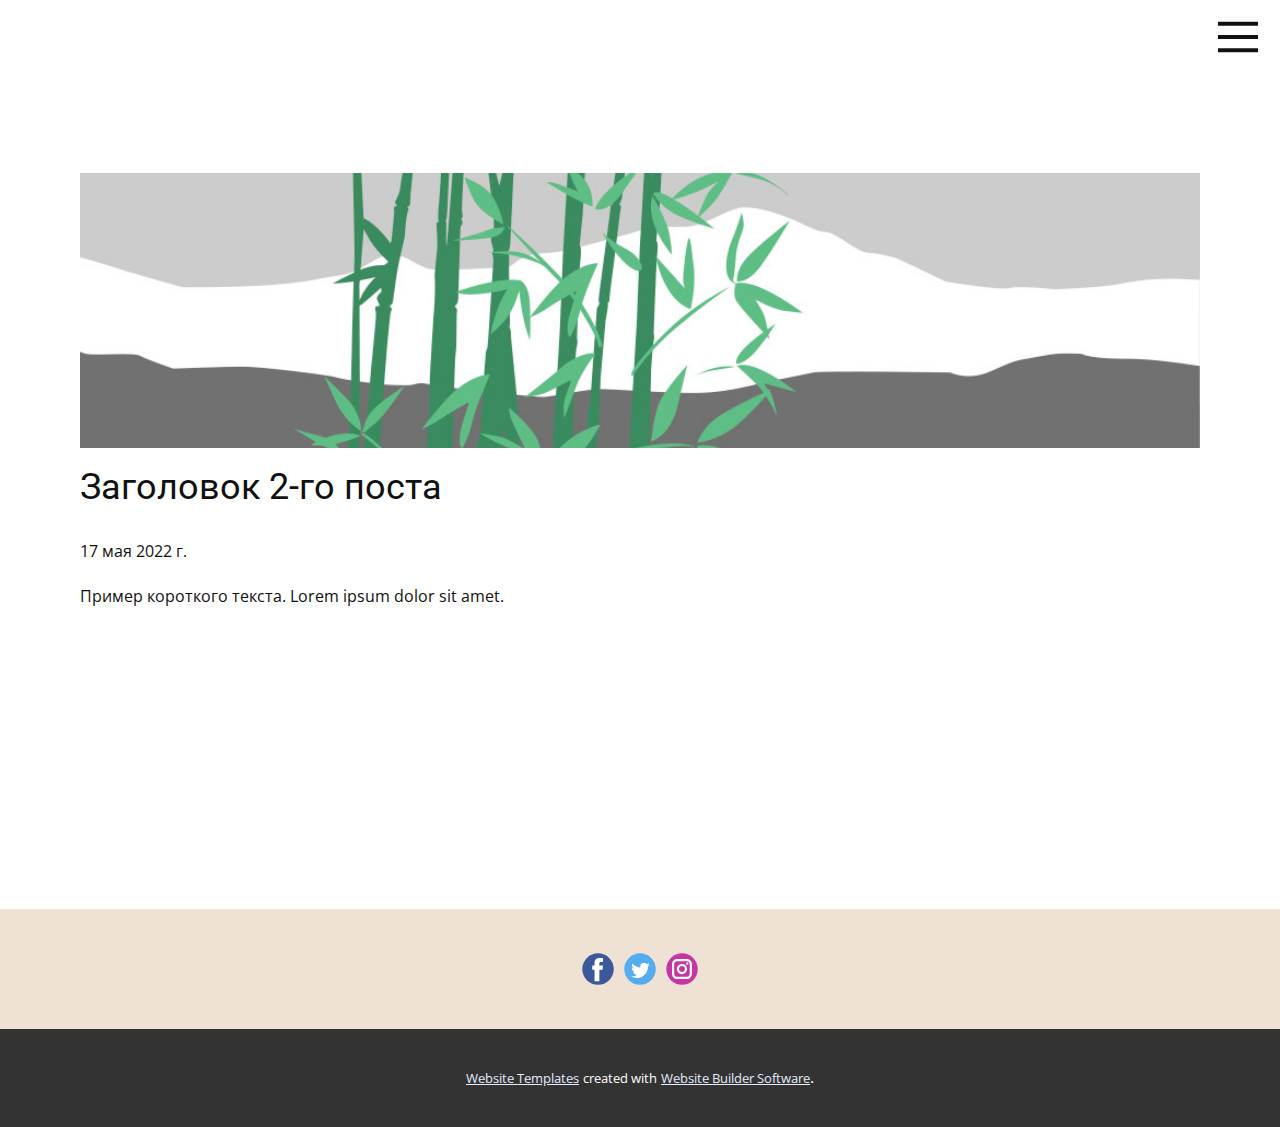
<file: RESTAURANT/blog/пост-1.html>
<!doctype html>
<html style="font-size: 16px;"><head>
    <meta name="viewport" content="width=device-width, initial-scale=1.0">
    <meta charset="utf-8">
    <meta name="keywords" content="Заголовок 1-го поста">
    <meta name="description" content="">
    <meta name="page_type" content="np-template-header-footer-from-plugin">
    <title>Заголовок 2-го поста</title>
    <link rel="stylesheet" href="../nicepage.css" media="screen">
<link rel="stylesheet" href="../Post-Template.css" media="screen">
    <script class="u-script" type="text/javascript" src="../jquery.js" defer=""></script>
    <script class="u-script" type="text/javascript" src="../nicepage.js" defer=""></script>
    <meta name="generator" content="Nicepage 4.7.1, nicepage.com">
    <link id="u-theme-google-font" rel="stylesheet" href="https://fonts.googleapis.com/css?family=Roboto:100,100i,300,300i,400,400i,500,500i,700,700i,900,900i|Open+Sans:300,300i,400,400i,500,500i,600,600i,700,700i,800,800i">
    
    
    <script type="application/ld+json">{
		"@context": "http://schema.org",
		"@type": "Organization",
		"name": "",
		"sameAs": []
}</script>
    <meta name="theme-color" content="#0848e5">
  </head>
  <body class="u-body u-xl-mode"><header class="u-clearfix u-header u-header" id="sec-35c2"><nav class="u-align-left u-menu u-menu-dropdown u-offcanvas u-menu-1" data-responsive-from="XL">
        <div class="menu-collapse">
          <a class="u-button-style u-nav-link" href="#" style="padding: 12px 22px; font-size: calc(1em + 24px);">
            <svg class="u-svg-link" preserveAspectRatio="xMidYMin slice" viewBox="0 0 302 302" style=""><use xmlns:xlink="http://www.w3.org/1999/xlink" xlink:href="#svg-5c50"></use></svg>
            <svg xmlns="http://www.w3.org/2000/svg" xmlns:xlink="http://www.w3.org/1999/xlink" version="1.1" id="svg-5c50" x="0px" y="0px" viewBox="0 0 302 302" style="enable-background:new 0 0 302 302;" xml:space="preserve" class="u-svg-content"><g><rect y="36" width="302" height="30"></rect><rect y="236" width="302" height="30"></rect><rect y="136" width="302" height="30"></rect>
</g><g></g><g></g><g></g><g></g><g></g><g></g><g></g><g></g><g></g><g></g><g></g><g></g><g></g><g></g><g></g></svg>
          </a>
        </div>
        <div class="u-custom-menu u-nav-container">
          <ul class="u-nav u-unstyled u-nav-1"><li class="u-nav-item"><a class="u-button-style u-nav-link u-text-active-palette-1-base u-text-hover-palette-2-base" href="../Restaurant.html#carousel_9c88" data-page-id="226143926" style="padding: 10px 20px;">HOME</a>
</li><li class="u-nav-item"><a class="u-button-style u-nav-link u-text-active-palette-1-base u-text-hover-palette-2-base" href="../Restaurant.html#carousel_d095" data-page-id="226143926" style="padding: 10px 20px;">MENU</a>
</li><li class="u-nav-item"><a class="u-button-style u-nav-link u-text-active-palette-1-base u-text-hover-palette-2-base" href="../Restaurant.html#carousel_674f" data-page-id="226143926" style="padding: 10px 20px;">GALERRY</a>
</li><li class="u-nav-item"><a class="u-button-style u-nav-link u-text-active-palette-1-base u-text-hover-palette-2-base" href="../Restaurant.html#carousel_da47" data-page-id="226143926" style="padding: 10px 20px;">CONTACS</a>
</li></ul>
        </div>
        <div class="u-custom-menu u-nav-container-collapse">
          <div class="u-align-center u-black u-container-style u-inner-container-layout u-opacity u-opacity-95 u-sidenav">
            <div class="u-inner-container-layout u-sidenav-overflow">
              <div class="u-menu-close"></div>
              <ul class="u-align-center u-nav u-popupmenu-items u-unstyled u-nav-2"><li class="u-nav-item"><a class="u-button-style u-nav-link" href="../Restaurant.html#carousel_9c88" data-page-id="226143926">HOME</a>
</li><li class="u-nav-item"><a class="u-button-style u-nav-link" href="../Restaurant.html#carousel_d095" data-page-id="226143926">MENU</a>
</li><li class="u-nav-item"><a class="u-button-style u-nav-link" href="../Restaurant.html#carousel_674f" data-page-id="226143926">GALERRY</a>
</li><li class="u-nav-item"><a class="u-button-style u-nav-link" href="../Restaurant.html#carousel_da47" data-page-id="226143926">CONTACS</a>
</li></ul>
            </div>
          </div>
          <div class="u-black u-menu-overlay u-opacity u-opacity-70"></div>
        </div>
      </nav></header>
    <section class="u-align-center u-clearfix u-section-1" id="sec-0d22">
      <div class="u-clearfix u-sheet u-valign-middle-md u-valign-middle-sm u-valign-middle-xs u-sheet-1"><!--post_details--><!--post_details_options_json--><!--{"source":""}--><!--/post_details_options_json--><!--blog_post-->
        <div class="u-container-style u-expanded-width u-post-details u-post-details-1">
          <div class="u-container-layout u-valign-middle u-container-layout-1"><!--blog_post_image-->
            <img alt="" class="u-blog-control u-expanded-width u-image u-image-default u-image-1" src="[data-uri]"><!--/blog_post_image--><!--blog_post_header-->
            <h2 class="u-blog-control u-text u-text-1">Заголовок 2-го поста</h2><!--/blog_post_header--><!--blog_post_metadata-->
            <div class="u-blog-control u-metadata u-metadata-1"><!--blog_post_metadata_date-->
              <span class="u-meta-date u-meta-icon">17 мая 2022 г.</span><!--/blog_post_metadata_date--><!--blog_post_metadata_category-->
              <!--/blog_post_metadata_category--><!--blog_post_metadata_comments-->
              <!--/blog_post_metadata_comments-->
            </div><!--/blog_post_metadata--><!--blog_post_content-->
            <div class="u-align-justify u-blog-control u-post-content u-text u-text-2 fr-view">
  Пример короткого текста. Lorem ipsum dolor sit amet.
  </div><!--/blog_post_content-->
          </div>
        </div><!--/blog_post--><!--/post_details-->
      </div>
    </section>
    
    
    <footer class="u-clearfix u-footer u-palette-2-light-2" id="sec-0d5c"><div class="u-clearfix u-sheet u-sheet-1">
        <div class="u-align-left u-social-icons u-spacing-10 u-social-icons-1">
          <a class="u-social-url" title="facebook" target="_blank" href=""><span class="u-icon u-social-facebook u-social-icon u-icon-1"><svg class="u-svg-link" preserveAspectRatio="xMidYMin slice" viewBox="0 0 112 112" style=""><use xmlns:xlink="http://www.w3.org/1999/xlink" xlink:href="#svg-f769"></use></svg><svg class="u-svg-content" viewBox="0 0 112 112" x="0" y="0" id="svg-f769"><circle fill="currentColor" cx="56.1" cy="56.1" r="55"></circle><path fill="#FFFFFF" d="M73.5,31.6h-9.1c-1.4,0-3.6,0.8-3.6,3.9v8.5h12.6L72,58.3H60.8v40.8H43.9V58.3h-8V43.9h8v-9.2
            c0-6.7,3.1-17,17-17h12.5v13.9H73.5z"></path></svg></span>
          </a>
          <a class="u-social-url" title="twitter" target="_blank" href=""><span class="u-icon u-social-icon u-social-twitter u-icon-2"><svg class="u-svg-link" preserveAspectRatio="xMidYMin slice" viewBox="0 0 112 112" style=""><use xmlns:xlink="http://www.w3.org/1999/xlink" xlink:href="#svg-a46a"></use></svg><svg class="u-svg-content" viewBox="0 0 112 112" x="0" y="0" id="svg-a46a"><circle fill="currentColor" class="st0" cx="56.1" cy="56.1" r="55"></circle><path fill="#FFFFFF" d="M83.8,47.3c0,0.6,0,1.2,0,1.7c0,17.7-13.5,38.2-38.2,38.2C38,87.2,31,85,25,81.2c1,0.1,2.1,0.2,3.2,0.2
            c6.3,0,12.1-2.1,16.7-5.7c-5.9-0.1-10.8-4-12.5-9.3c0.8,0.2,1.7,0.2,2.5,0.2c1.2,0,2.4-0.2,3.5-0.5c-6.1-1.2-10.8-6.7-10.8-13.1
            c0-0.1,0-0.1,0-0.2c1.8,1,3.9,1.6,6.1,1.7c-3.6-2.4-6-6.5-6-11.2c0-2.5,0.7-4.8,1.8-6.7c6.6,8.1,16.5,13.5,27.6,14
            c-0.2-1-0.3-2-0.3-3.1c0-7.4,6-13.4,13.4-13.4c3.9,0,7.3,1.6,9.8,4.2c3.1-0.6,5.9-1.7,8.5-3.3c-1,3.1-3.1,5.8-5.9,7.4
            c2.7-0.3,5.3-1,7.7-2.1C88.7,43,86.4,45.4,83.8,47.3z"></path></svg></span>
          </a>
          <a class="u-social-url" title="instagram" target="_blank" href=""><span class="u-icon u-social-icon u-social-instagram u-icon-3"><svg class="u-svg-link" preserveAspectRatio="xMidYMin slice" viewBox="0 0 112 112" style=""><use xmlns:xlink="http://www.w3.org/1999/xlink" xlink:href="#svg-a1d9"></use></svg><svg class="u-svg-content" viewBox="0 0 112 112" x="0" y="0" id="svg-a1d9"><circle fill="currentColor" cx="56.1" cy="56.1" r="55"></circle><path fill="#FFFFFF" d="M55.9,38.2c-9.9,0-17.9,8-17.9,17.9C38,66,46,74,55.9,74c9.9,0,17.9-8,17.9-17.9C73.8,46.2,65.8,38.2,55.9,38.2
            z M55.9,66.4c-5.7,0-10.3-4.6-10.3-10.3c-0.1-5.7,4.6-10.3,10.3-10.3c5.7,0,10.3,4.6,10.3,10.3C66.2,61.8,61.6,66.4,55.9,66.4z"></path><path fill="#FFFFFF" d="M74.3,33.5c-2.3,0-4.2,1.9-4.2,4.2s1.9,4.2,4.2,4.2s4.2-1.9,4.2-4.2S76.6,33.5,74.3,33.5z"></path><path fill="#FFFFFF" d="M73.1,21.3H38.6c-9.7,0-17.5,7.9-17.5,17.5v34.5c0,9.7,7.9,17.6,17.5,17.6h34.5c9.7,0,17.5-7.9,17.5-17.5V38.8
            C90.6,29.1,82.7,21.3,73.1,21.3z M83,73.3c0,5.5-4.5,9.9-9.9,9.9H38.6c-5.5,0-9.9-4.5-9.9-9.9V38.8c0-5.5,4.5-9.9,9.9-9.9h34.5
            c5.5,0,9.9,4.5,9.9,9.9V73.3z"></path></svg></span>
          </a>
        </div>
      </div></footer>
    <section class="u-backlink u-clearfix u-grey-80">
      <a class="u-link" href="https://nicepage.com/website-templates" target="_blank">
        <span>Website Templates</span>
      </a>
      <p class="u-text">
        <span>created with</span>
      </p>
      <a class="u-link" href="" target="_blank">
        <span>Website Builder Software</span>
      </a>. 
    </section>
  
</body></html>
</file>
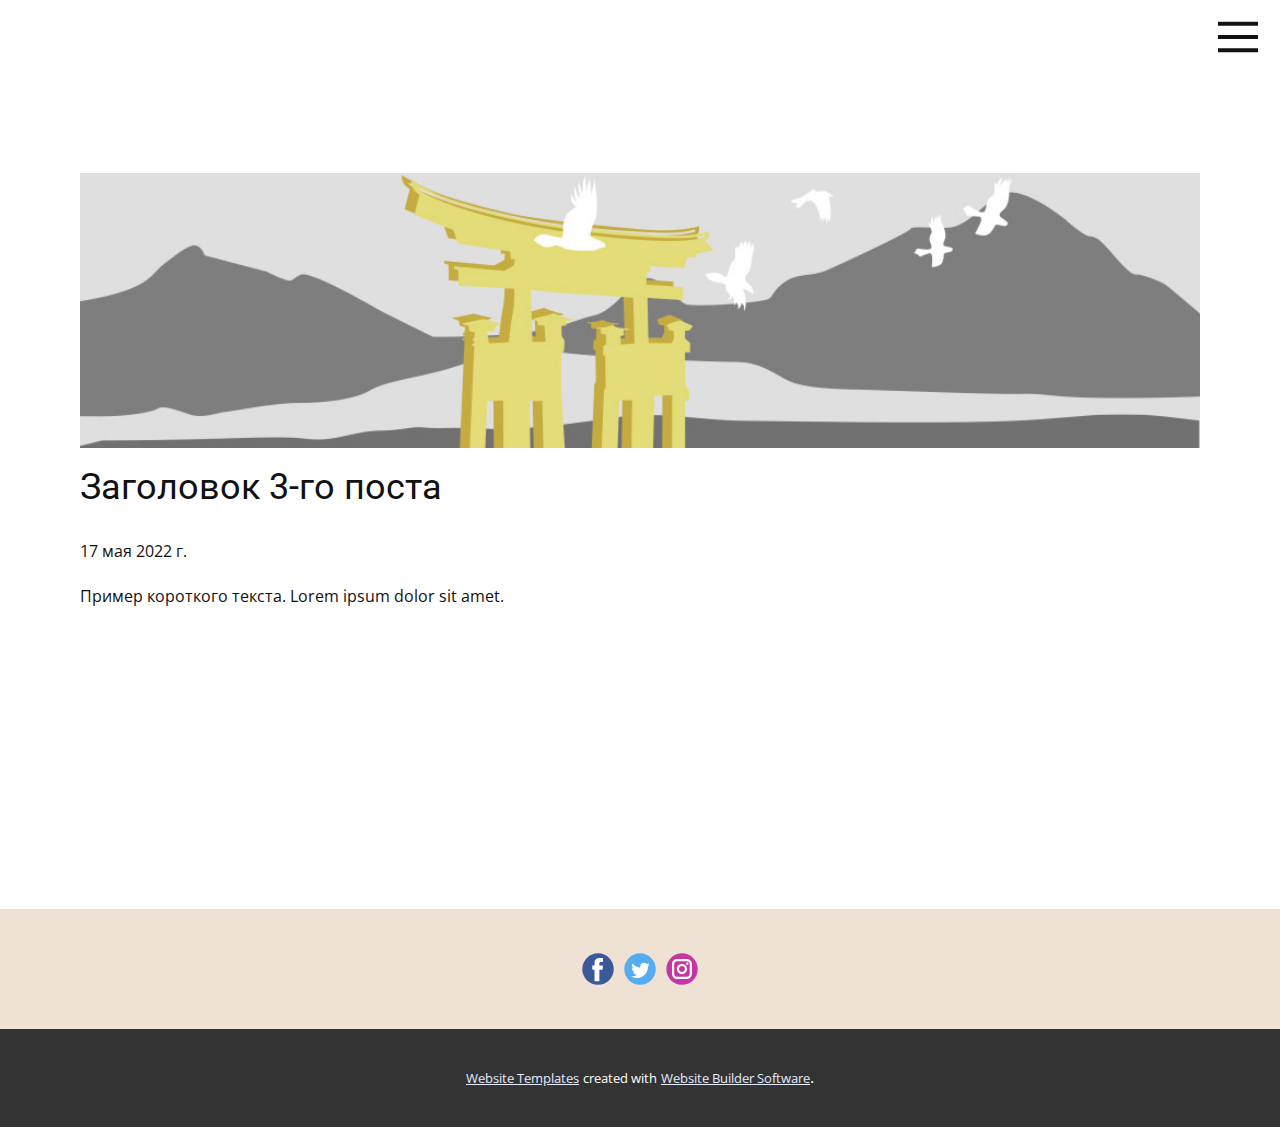
<file: RESTAURANT/blog/пост-2.html>
<!doctype html>
<html style="font-size: 16px;"><head>
    <meta name="viewport" content="width=device-width, initial-scale=1.0">
    <meta charset="utf-8">
    <meta name="keywords" content="Заголовок 1-го поста">
    <meta name="description" content="">
    <meta name="page_type" content="np-template-header-footer-from-plugin">
    <title>Заголовок 3-го поста</title>
    <link rel="stylesheet" href="../nicepage.css" media="screen">
<link rel="stylesheet" href="../Post-Template.css" media="screen">
    <script class="u-script" type="text/javascript" src="../jquery.js" defer=""></script>
    <script class="u-script" type="text/javascript" src="../nicepage.js" defer=""></script>
    <meta name="generator" content="Nicepage 4.7.1, nicepage.com">
    <link id="u-theme-google-font" rel="stylesheet" href="https://fonts.googleapis.com/css?family=Roboto:100,100i,300,300i,400,400i,500,500i,700,700i,900,900i|Open+Sans:300,300i,400,400i,500,500i,600,600i,700,700i,800,800i">
    
    
    <script type="application/ld+json">{
		"@context": "http://schema.org",
		"@type": "Organization",
		"name": "",
		"sameAs": []
}</script>
    <meta name="theme-color" content="#0848e5">
  </head>
  <body class="u-body u-xl-mode"><header class="u-clearfix u-header u-header" id="sec-35c2"><nav class="u-align-left u-menu u-menu-dropdown u-offcanvas u-menu-1" data-responsive-from="XL">
        <div class="menu-collapse">
          <a class="u-button-style u-nav-link" href="#" style="padding: 12px 22px; font-size: calc(1em + 24px);">
            <svg class="u-svg-link" preserveAspectRatio="xMidYMin slice" viewBox="0 0 302 302" style=""><use xmlns:xlink="http://www.w3.org/1999/xlink" xlink:href="#svg-5c50"></use></svg>
            <svg xmlns="http://www.w3.org/2000/svg" xmlns:xlink="http://www.w3.org/1999/xlink" version="1.1" id="svg-5c50" x="0px" y="0px" viewBox="0 0 302 302" style="enable-background:new 0 0 302 302;" xml:space="preserve" class="u-svg-content"><g><rect y="36" width="302" height="30"></rect><rect y="236" width="302" height="30"></rect><rect y="136" width="302" height="30"></rect>
</g><g></g><g></g><g></g><g></g><g></g><g></g><g></g><g></g><g></g><g></g><g></g><g></g><g></g><g></g><g></g></svg>
          </a>
        </div>
        <div class="u-custom-menu u-nav-container">
          <ul class="u-nav u-unstyled u-nav-1"><li class="u-nav-item"><a class="u-button-style u-nav-link u-text-active-palette-1-base u-text-hover-palette-2-base" href="../Restaurant.html#carousel_9c88" data-page-id="226143926" style="padding: 10px 20px;">HOME</a>
</li><li class="u-nav-item"><a class="u-button-style u-nav-link u-text-active-palette-1-base u-text-hover-palette-2-base" href="../Restaurant.html#carousel_d095" data-page-id="226143926" style="padding: 10px 20px;">MENU</a>
</li><li class="u-nav-item"><a class="u-button-style u-nav-link u-text-active-palette-1-base u-text-hover-palette-2-base" href="../Restaurant.html#carousel_674f" data-page-id="226143926" style="padding: 10px 20px;">GALERRY</a>
</li><li class="u-nav-item"><a class="u-button-style u-nav-link u-text-active-palette-1-base u-text-hover-palette-2-base" href="../Restaurant.html#carousel_da47" data-page-id="226143926" style="padding: 10px 20px;">CONTACS</a>
</li></ul>
        </div>
        <div class="u-custom-menu u-nav-container-collapse">
          <div class="u-align-center u-black u-container-style u-inner-container-layout u-opacity u-opacity-95 u-sidenav">
            <div class="u-inner-container-layout u-sidenav-overflow">
              <div class="u-menu-close"></div>
              <ul class="u-align-center u-nav u-popupmenu-items u-unstyled u-nav-2"><li class="u-nav-item"><a class="u-button-style u-nav-link" href="../Restaurant.html#carousel_9c88" data-page-id="226143926">HOME</a>
</li><li class="u-nav-item"><a class="u-button-style u-nav-link" href="../Restaurant.html#carousel_d095" data-page-id="226143926">MENU</a>
</li><li class="u-nav-item"><a class="u-button-style u-nav-link" href="../Restaurant.html#carousel_674f" data-page-id="226143926">GALERRY</a>
</li><li class="u-nav-item"><a class="u-button-style u-nav-link" href="../Restaurant.html#carousel_da47" data-page-id="226143926">CONTACS</a>
</li></ul>
            </div>
          </div>
          <div class="u-black u-menu-overlay u-opacity u-opacity-70"></div>
        </div>
      </nav></header>
    <section class="u-align-center u-clearfix u-section-1" id="sec-0d22">
      <div class="u-clearfix u-sheet u-valign-middle-md u-valign-middle-sm u-valign-middle-xs u-sheet-1"><!--post_details--><!--post_details_options_json--><!--{"source":""}--><!--/post_details_options_json--><!--blog_post-->
        <div class="u-container-style u-expanded-width u-post-details u-post-details-1">
          <div class="u-container-layout u-valign-middle u-container-layout-1"><!--blog_post_image-->
            <img alt="" class="u-blog-control u-expanded-width u-image u-image-default u-image-1" src="[data-uri]"><!--/blog_post_image--><!--blog_post_header-->
            <h2 class="u-blog-control u-text u-text-1">Заголовок 3-го поста</h2><!--/blog_post_header--><!--blog_post_metadata-->
            <div class="u-blog-control u-metadata u-metadata-1"><!--blog_post_metadata_date-->
              <span class="u-meta-date u-meta-icon">17 мая 2022 г.</span><!--/blog_post_metadata_date--><!--blog_post_metadata_category-->
              <!--/blog_post_metadata_category--><!--blog_post_metadata_comments-->
              <!--/blog_post_metadata_comments-->
            </div><!--/blog_post_metadata--><!--blog_post_content-->
            <div class="u-align-justify u-blog-control u-post-content u-text u-text-2 fr-view">
  Пример короткого текста. Lorem ipsum dolor sit amet.
  </div><!--/blog_post_content-->
          </div>
        </div><!--/blog_post--><!--/post_details-->
      </div>
    </section>
    
    
    <footer class="u-clearfix u-footer u-palette-2-light-2" id="sec-0d5c"><div class="u-clearfix u-sheet u-sheet-1">
        <div class="u-align-left u-social-icons u-spacing-10 u-social-icons-1">
          <a class="u-social-url" title="facebook" target="_blank" href=""><span class="u-icon u-social-facebook u-social-icon u-icon-1"><svg class="u-svg-link" preserveAspectRatio="xMidYMin slice" viewBox="0 0 112 112" style=""><use xmlns:xlink="http://www.w3.org/1999/xlink" xlink:href="#svg-f769"></use></svg><svg class="u-svg-content" viewBox="0 0 112 112" x="0" y="0" id="svg-f769"><circle fill="currentColor" cx="56.1" cy="56.1" r="55"></circle><path fill="#FFFFFF" d="M73.5,31.6h-9.1c-1.4,0-3.6,0.8-3.6,3.9v8.5h12.6L72,58.3H60.8v40.8H43.9V58.3h-8V43.9h8v-9.2
            c0-6.7,3.1-17,17-17h12.5v13.9H73.5z"></path></svg></span>
          </a>
          <a class="u-social-url" title="twitter" target="_blank" href=""><span class="u-icon u-social-icon u-social-twitter u-icon-2"><svg class="u-svg-link" preserveAspectRatio="xMidYMin slice" viewBox="0 0 112 112" style=""><use xmlns:xlink="http://www.w3.org/1999/xlink" xlink:href="#svg-a46a"></use></svg><svg class="u-svg-content" viewBox="0 0 112 112" x="0" y="0" id="svg-a46a"><circle fill="currentColor" class="st0" cx="56.1" cy="56.1" r="55"></circle><path fill="#FFFFFF" d="M83.8,47.3c0,0.6,0,1.2,0,1.7c0,17.7-13.5,38.2-38.2,38.2C38,87.2,31,85,25,81.2c1,0.1,2.1,0.2,3.2,0.2
            c6.3,0,12.1-2.1,16.7-5.7c-5.9-0.1-10.8-4-12.5-9.3c0.8,0.2,1.7,0.2,2.5,0.2c1.2,0,2.4-0.2,3.5-0.5c-6.1-1.2-10.8-6.7-10.8-13.1
            c0-0.1,0-0.1,0-0.2c1.8,1,3.9,1.6,6.1,1.7c-3.6-2.4-6-6.5-6-11.2c0-2.5,0.7-4.8,1.8-6.7c6.6,8.1,16.5,13.5,27.6,14
            c-0.2-1-0.3-2-0.3-3.1c0-7.4,6-13.4,13.4-13.4c3.9,0,7.3,1.6,9.8,4.2c3.1-0.6,5.9-1.7,8.5-3.3c-1,3.1-3.1,5.8-5.9,7.4
            c2.7-0.3,5.3-1,7.7-2.1C88.7,43,86.4,45.4,83.8,47.3z"></path></svg></span>
          </a>
          <a class="u-social-url" title="instagram" target="_blank" href=""><span class="u-icon u-social-icon u-social-instagram u-icon-3"><svg class="u-svg-link" preserveAspectRatio="xMidYMin slice" viewBox="0 0 112 112" style=""><use xmlns:xlink="http://www.w3.org/1999/xlink" xlink:href="#svg-a1d9"></use></svg><svg class="u-svg-content" viewBox="0 0 112 112" x="0" y="0" id="svg-a1d9"><circle fill="currentColor" cx="56.1" cy="56.1" r="55"></circle><path fill="#FFFFFF" d="M55.9,38.2c-9.9,0-17.9,8-17.9,17.9C38,66,46,74,55.9,74c9.9,0,17.9-8,17.9-17.9C73.8,46.2,65.8,38.2,55.9,38.2
            z M55.9,66.4c-5.7,0-10.3-4.6-10.3-10.3c-0.1-5.7,4.6-10.3,10.3-10.3c5.7,0,10.3,4.6,10.3,10.3C66.2,61.8,61.6,66.4,55.9,66.4z"></path><path fill="#FFFFFF" d="M74.3,33.5c-2.3,0-4.2,1.9-4.2,4.2s1.9,4.2,4.2,4.2s4.2-1.9,4.2-4.2S76.6,33.5,74.3,33.5z"></path><path fill="#FFFFFF" d="M73.1,21.3H38.6c-9.7,0-17.5,7.9-17.5,17.5v34.5c0,9.7,7.9,17.6,17.5,17.6h34.5c9.7,0,17.5-7.9,17.5-17.5V38.8
            C90.6,29.1,82.7,21.3,73.1,21.3z M83,73.3c0,5.5-4.5,9.9-9.9,9.9H38.6c-5.5,0-9.9-4.5-9.9-9.9V38.8c0-5.5,4.5-9.9,9.9-9.9h34.5
            c5.5,0,9.9,4.5,9.9,9.9V73.3z"></path></svg></span>
          </a>
        </div>
      </div></footer>
    <section class="u-backlink u-clearfix u-grey-80">
      <a class="u-link" href="https://nicepage.com/website-templates" target="_blank">
        <span>Website Templates</span>
      </a>
      <p class="u-text">
        <span>created with</span>
      </p>
      <a class="u-link" href="" target="_blank">
        <span>Website Builder Software</span>
      </a>. 
    </section>
  
</body></html>
</file>
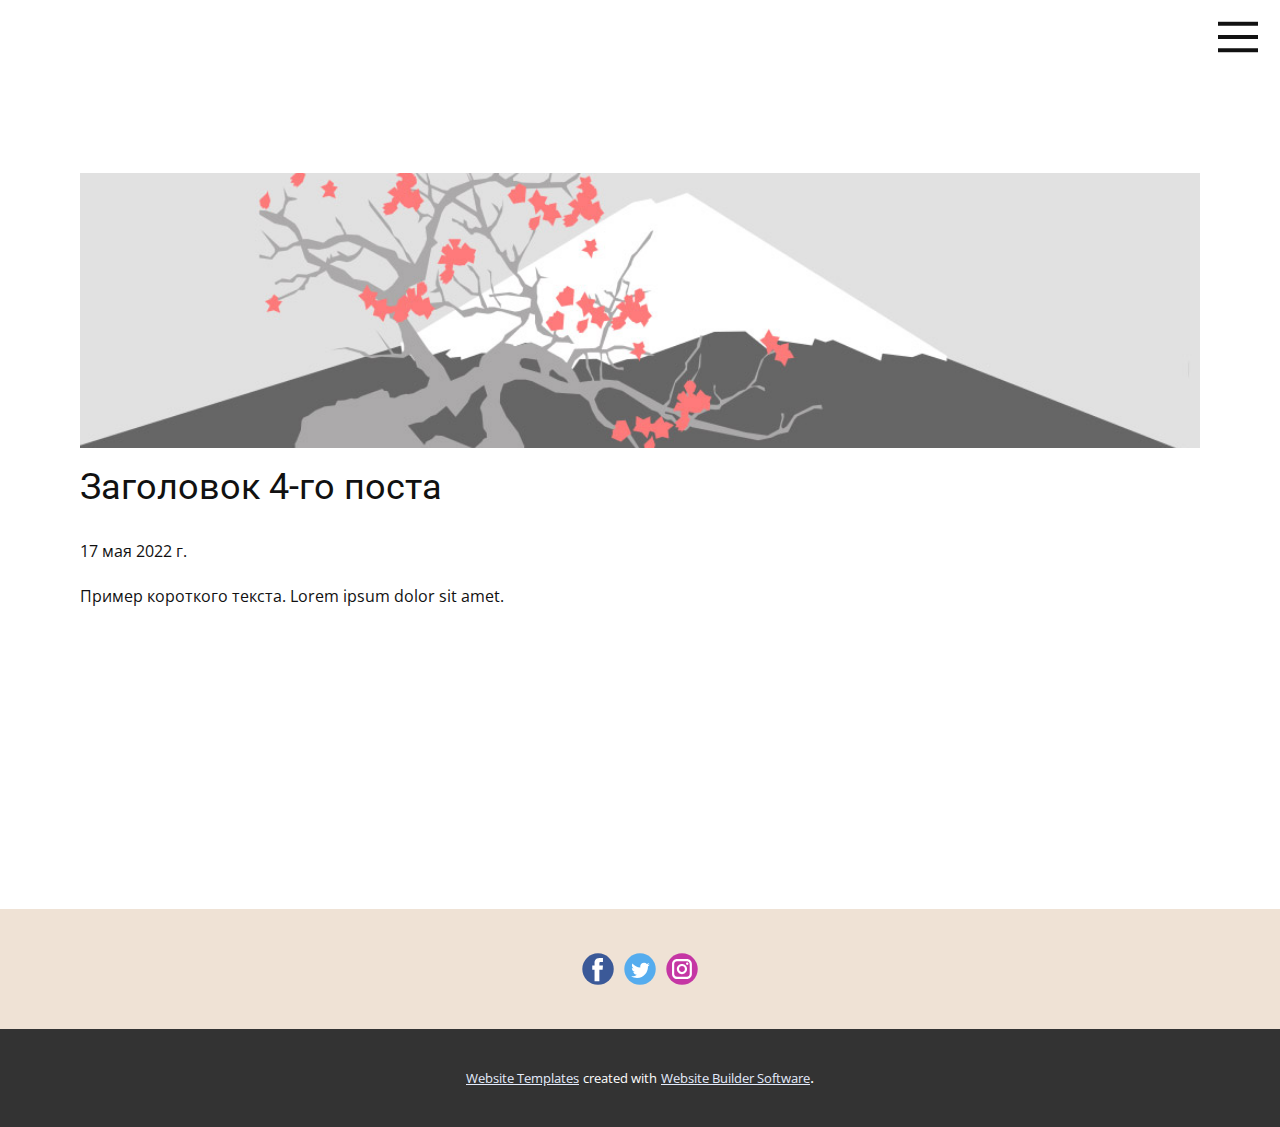
<file: RESTAURANT/blog/пост-3.html>
<!doctype html>
<html style="font-size: 16px;"><head>
    <meta name="viewport" content="width=device-width, initial-scale=1.0">
    <meta charset="utf-8">
    <meta name="keywords" content="Заголовок 1-го поста">
    <meta name="description" content="">
    <meta name="page_type" content="np-template-header-footer-from-plugin">
    <title>Заголовок 4-го поста</title>
    <link rel="stylesheet" href="../nicepage.css" media="screen">
<link rel="stylesheet" href="../Post-Template.css" media="screen">
    <script class="u-script" type="text/javascript" src="../jquery.js" defer=""></script>
    <script class="u-script" type="text/javascript" src="../nicepage.js" defer=""></script>
    <meta name="generator" content="Nicepage 4.7.1, nicepage.com">
    <link id="u-theme-google-font" rel="stylesheet" href="https://fonts.googleapis.com/css?family=Roboto:100,100i,300,300i,400,400i,500,500i,700,700i,900,900i|Open+Sans:300,300i,400,400i,500,500i,600,600i,700,700i,800,800i">
    
    
    <script type="application/ld+json">{
		"@context": "http://schema.org",
		"@type": "Organization",
		"name": "",
		"sameAs": []
}</script>
    <meta name="theme-color" content="#0848e5">
  </head>
  <body class="u-body u-xl-mode"><header class="u-clearfix u-header u-header" id="sec-35c2"><nav class="u-align-left u-menu u-menu-dropdown u-offcanvas u-menu-1" data-responsive-from="XL">
        <div class="menu-collapse">
          <a class="u-button-style u-nav-link" href="#" style="padding: 12px 22px; font-size: calc(1em + 24px);">
            <svg class="u-svg-link" preserveAspectRatio="xMidYMin slice" viewBox="0 0 302 302" style=""><use xmlns:xlink="http://www.w3.org/1999/xlink" xlink:href="#svg-5c50"></use></svg>
            <svg xmlns="http://www.w3.org/2000/svg" xmlns:xlink="http://www.w3.org/1999/xlink" version="1.1" id="svg-5c50" x="0px" y="0px" viewBox="0 0 302 302" style="enable-background:new 0 0 302 302;" xml:space="preserve" class="u-svg-content"><g><rect y="36" width="302" height="30"></rect><rect y="236" width="302" height="30"></rect><rect y="136" width="302" height="30"></rect>
</g><g></g><g></g><g></g><g></g><g></g><g></g><g></g><g></g><g></g><g></g><g></g><g></g><g></g><g></g><g></g></svg>
          </a>
        </div>
        <div class="u-custom-menu u-nav-container">
          <ul class="u-nav u-unstyled u-nav-1"><li class="u-nav-item"><a class="u-button-style u-nav-link u-text-active-palette-1-base u-text-hover-palette-2-base" href="../Restaurant.html#carousel_9c88" data-page-id="226143926" style="padding: 10px 20px;">HOME</a>
</li><li class="u-nav-item"><a class="u-button-style u-nav-link u-text-active-palette-1-base u-text-hover-palette-2-base" href="../Restaurant.html#carousel_d095" data-page-id="226143926" style="padding: 10px 20px;">MENU</a>
</li><li class="u-nav-item"><a class="u-button-style u-nav-link u-text-active-palette-1-base u-text-hover-palette-2-base" href="../Restaurant.html#carousel_674f" data-page-id="226143926" style="padding: 10px 20px;">GALERRY</a>
</li><li class="u-nav-item"><a class="u-button-style u-nav-link u-text-active-palette-1-base u-text-hover-palette-2-base" href="../Restaurant.html#carousel_da47" data-page-id="226143926" style="padding: 10px 20px;">CONTACS</a>
</li></ul>
        </div>
        <div class="u-custom-menu u-nav-container-collapse">
          <div class="u-align-center u-black u-container-style u-inner-container-layout u-opacity u-opacity-95 u-sidenav">
            <div class="u-inner-container-layout u-sidenav-overflow">
              <div class="u-menu-close"></div>
              <ul class="u-align-center u-nav u-popupmenu-items u-unstyled u-nav-2"><li class="u-nav-item"><a class="u-button-style u-nav-link" href="../Restaurant.html#carousel_9c88" data-page-id="226143926">HOME</a>
</li><li class="u-nav-item"><a class="u-button-style u-nav-link" href="../Restaurant.html#carousel_d095" data-page-id="226143926">MENU</a>
</li><li class="u-nav-item"><a class="u-button-style u-nav-link" href="../Restaurant.html#carousel_674f" data-page-id="226143926">GALERRY</a>
</li><li class="u-nav-item"><a class="u-button-style u-nav-link" href="../Restaurant.html#carousel_da47" data-page-id="226143926">CONTACS</a>
</li></ul>
            </div>
          </div>
          <div class="u-black u-menu-overlay u-opacity u-opacity-70"></div>
        </div>
      </nav></header>
    <section class="u-align-center u-clearfix u-section-1" id="sec-0d22">
      <div class="u-clearfix u-sheet u-valign-middle-md u-valign-middle-sm u-valign-middle-xs u-sheet-1"><!--post_details--><!--post_details_options_json--><!--{"source":""}--><!--/post_details_options_json--><!--blog_post-->
        <div class="u-container-style u-expanded-width u-post-details u-post-details-1">
          <div class="u-container-layout u-valign-middle u-container-layout-1"><!--blog_post_image-->
            <img alt="" class="u-blog-control u-expanded-width u-image u-image-default u-image-1" src="[data-uri]"><!--/blog_post_image--><!--blog_post_header-->
            <h2 class="u-blog-control u-text u-text-1">Заголовок 4-го поста</h2><!--/blog_post_header--><!--blog_post_metadata-->
            <div class="u-blog-control u-metadata u-metadata-1"><!--blog_post_metadata_date-->
              <span class="u-meta-date u-meta-icon">17 мая 2022 г.</span><!--/blog_post_metadata_date--><!--blog_post_metadata_category-->
              <!--/blog_post_metadata_category--><!--blog_post_metadata_comments-->
              <!--/blog_post_metadata_comments-->
            </div><!--/blog_post_metadata--><!--blog_post_content-->
            <div class="u-align-justify u-blog-control u-post-content u-text u-text-2 fr-view">
  Пример короткого текста. Lorem ipsum dolor sit amet.
  </div><!--/blog_post_content-->
          </div>
        </div><!--/blog_post--><!--/post_details-->
      </div>
    </section>
    
    
    <footer class="u-clearfix u-footer u-palette-2-light-2" id="sec-0d5c"><div class="u-clearfix u-sheet u-sheet-1">
        <div class="u-align-left u-social-icons u-spacing-10 u-social-icons-1">
          <a class="u-social-url" title="facebook" target="_blank" href=""><span class="u-icon u-social-facebook u-social-icon u-icon-1"><svg class="u-svg-link" preserveAspectRatio="xMidYMin slice" viewBox="0 0 112 112" style=""><use xmlns:xlink="http://www.w3.org/1999/xlink" xlink:href="#svg-f769"></use></svg><svg class="u-svg-content" viewBox="0 0 112 112" x="0" y="0" id="svg-f769"><circle fill="currentColor" cx="56.1" cy="56.1" r="55"></circle><path fill="#FFFFFF" d="M73.5,31.6h-9.1c-1.4,0-3.6,0.8-3.6,3.9v8.5h12.6L72,58.3H60.8v40.8H43.9V58.3h-8V43.9h8v-9.2
            c0-6.7,3.1-17,17-17h12.5v13.9H73.5z"></path></svg></span>
          </a>
          <a class="u-social-url" title="twitter" target="_blank" href=""><span class="u-icon u-social-icon u-social-twitter u-icon-2"><svg class="u-svg-link" preserveAspectRatio="xMidYMin slice" viewBox="0 0 112 112" style=""><use xmlns:xlink="http://www.w3.org/1999/xlink" xlink:href="#svg-a46a"></use></svg><svg class="u-svg-content" viewBox="0 0 112 112" x="0" y="0" id="svg-a46a"><circle fill="currentColor" class="st0" cx="56.1" cy="56.1" r="55"></circle><path fill="#FFFFFF" d="M83.8,47.3c0,0.6,0,1.2,0,1.7c0,17.7-13.5,38.2-38.2,38.2C38,87.2,31,85,25,81.2c1,0.1,2.1,0.2,3.2,0.2
            c6.3,0,12.1-2.1,16.7-5.7c-5.9-0.1-10.8-4-12.5-9.3c0.8,0.2,1.7,0.2,2.5,0.2c1.2,0,2.4-0.2,3.5-0.5c-6.1-1.2-10.8-6.7-10.8-13.1
            c0-0.1,0-0.1,0-0.2c1.8,1,3.9,1.6,6.1,1.7c-3.6-2.4-6-6.5-6-11.2c0-2.5,0.7-4.8,1.8-6.7c6.6,8.1,16.5,13.5,27.6,14
            c-0.2-1-0.3-2-0.3-3.1c0-7.4,6-13.4,13.4-13.4c3.9,0,7.3,1.6,9.8,4.2c3.1-0.6,5.9-1.7,8.5-3.3c-1,3.1-3.1,5.8-5.9,7.4
            c2.7-0.3,5.3-1,7.7-2.1C88.7,43,86.4,45.4,83.8,47.3z"></path></svg></span>
          </a>
          <a class="u-social-url" title="instagram" target="_blank" href=""><span class="u-icon u-social-icon u-social-instagram u-icon-3"><svg class="u-svg-link" preserveAspectRatio="xMidYMin slice" viewBox="0 0 112 112" style=""><use xmlns:xlink="http://www.w3.org/1999/xlink" xlink:href="#svg-a1d9"></use></svg><svg class="u-svg-content" viewBox="0 0 112 112" x="0" y="0" id="svg-a1d9"><circle fill="currentColor" cx="56.1" cy="56.1" r="55"></circle><path fill="#FFFFFF" d="M55.9,38.2c-9.9,0-17.9,8-17.9,17.9C38,66,46,74,55.9,74c9.9,0,17.9-8,17.9-17.9C73.8,46.2,65.8,38.2,55.9,38.2
            z M55.9,66.4c-5.7,0-10.3-4.6-10.3-10.3c-0.1-5.7,4.6-10.3,10.3-10.3c5.7,0,10.3,4.6,10.3,10.3C66.2,61.8,61.6,66.4,55.9,66.4z"></path><path fill="#FFFFFF" d="M74.3,33.5c-2.3,0-4.2,1.9-4.2,4.2s1.9,4.2,4.2,4.2s4.2-1.9,4.2-4.2S76.6,33.5,74.3,33.5z"></path><path fill="#FFFFFF" d="M73.1,21.3H38.6c-9.7,0-17.5,7.9-17.5,17.5v34.5c0,9.7,7.9,17.6,17.5,17.6h34.5c9.7,0,17.5-7.9,17.5-17.5V38.8
            C90.6,29.1,82.7,21.3,73.1,21.3z M83,73.3c0,5.5-4.5,9.9-9.9,9.9H38.6c-5.5,0-9.9-4.5-9.9-9.9V38.8c0-5.5,4.5-9.9,9.9-9.9h34.5
            c5.5,0,9.9,4.5,9.9,9.9V73.3z"></path></svg></span>
          </a>
        </div>
      </div></footer>
    <section class="u-backlink u-clearfix u-grey-80">
      <a class="u-link" href="https://nicepage.com/website-templates" target="_blank">
        <span>Website Templates</span>
      </a>
      <p class="u-text">
        <span>created with</span>
      </p>
      <a class="u-link" href="" target="_blank">
        <span>Website Builder Software</span>
      </a>. 
    </section>
  
</body></html>
</file>
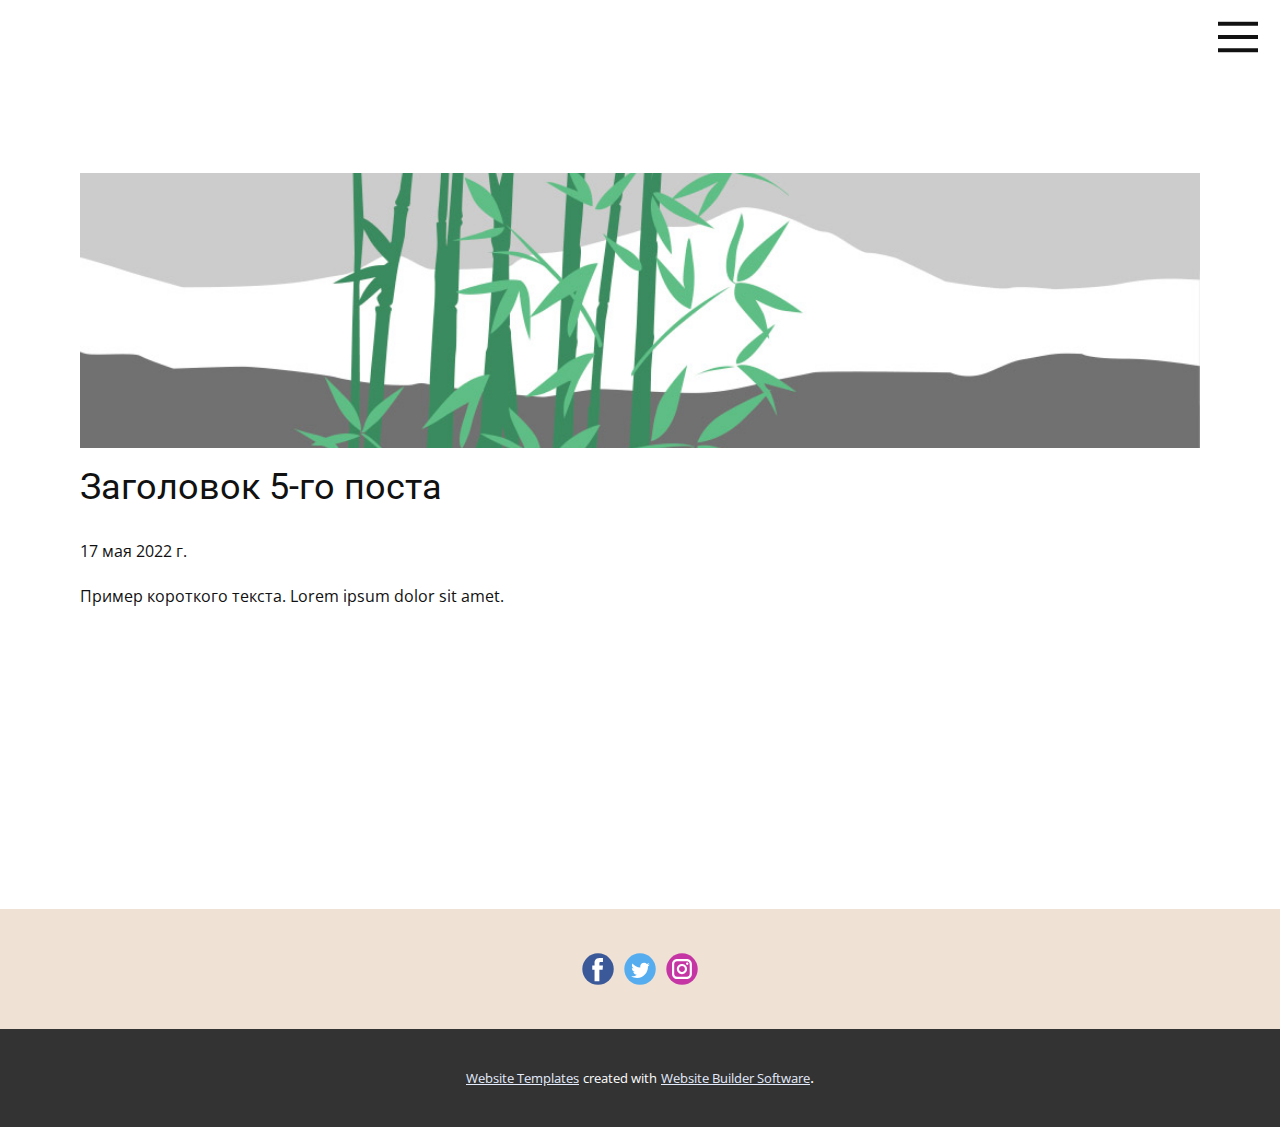
<file: RESTAURANT/blog/пост-4.html>
<!doctype html>
<html style="font-size: 16px;"><head>
    <meta name="viewport" content="width=device-width, initial-scale=1.0">
    <meta charset="utf-8">
    <meta name="keywords" content="Заголовок 1-го поста">
    <meta name="description" content="">
    <meta name="page_type" content="np-template-header-footer-from-plugin">
    <title>Заголовок 5-го поста</title>
    <link rel="stylesheet" href="../nicepage.css" media="screen">
<link rel="stylesheet" href="../Post-Template.css" media="screen">
    <script class="u-script" type="text/javascript" src="../jquery.js" defer=""></script>
    <script class="u-script" type="text/javascript" src="../nicepage.js" defer=""></script>
    <meta name="generator" content="Nicepage 4.7.1, nicepage.com">
    <link id="u-theme-google-font" rel="stylesheet" href="https://fonts.googleapis.com/css?family=Roboto:100,100i,300,300i,400,400i,500,500i,700,700i,900,900i|Open+Sans:300,300i,400,400i,500,500i,600,600i,700,700i,800,800i">
    
    
    <script type="application/ld+json">{
		"@context": "http://schema.org",
		"@type": "Organization",
		"name": "",
		"sameAs": []
}</script>
    <meta name="theme-color" content="#0848e5">
  </head>
  <body class="u-body u-xl-mode"><header class="u-clearfix u-header u-header" id="sec-35c2"><nav class="u-align-left u-menu u-menu-dropdown u-offcanvas u-menu-1" data-responsive-from="XL">
        <div class="menu-collapse">
          <a class="u-button-style u-nav-link" href="#" style="padding: 12px 22px; font-size: calc(1em + 24px);">
            <svg class="u-svg-link" preserveAspectRatio="xMidYMin slice" viewBox="0 0 302 302" style=""><use xmlns:xlink="http://www.w3.org/1999/xlink" xlink:href="#svg-5c50"></use></svg>
            <svg xmlns="http://www.w3.org/2000/svg" xmlns:xlink="http://www.w3.org/1999/xlink" version="1.1" id="svg-5c50" x="0px" y="0px" viewBox="0 0 302 302" style="enable-background:new 0 0 302 302;" xml:space="preserve" class="u-svg-content"><g><rect y="36" width="302" height="30"></rect><rect y="236" width="302" height="30"></rect><rect y="136" width="302" height="30"></rect>
</g><g></g><g></g><g></g><g></g><g></g><g></g><g></g><g></g><g></g><g></g><g></g><g></g><g></g><g></g><g></g></svg>
          </a>
        </div>
        <div class="u-custom-menu u-nav-container">
          <ul class="u-nav u-unstyled u-nav-1"><li class="u-nav-item"><a class="u-button-style u-nav-link u-text-active-palette-1-base u-text-hover-palette-2-base" href="../Restaurant.html#carousel_9c88" data-page-id="226143926" style="padding: 10px 20px;">HOME</a>
</li><li class="u-nav-item"><a class="u-button-style u-nav-link u-text-active-palette-1-base u-text-hover-palette-2-base" href="../Restaurant.html#carousel_d095" data-page-id="226143926" style="padding: 10px 20px;">MENU</a>
</li><li class="u-nav-item"><a class="u-button-style u-nav-link u-text-active-palette-1-base u-text-hover-palette-2-base" href="../Restaurant.html#carousel_674f" data-page-id="226143926" style="padding: 10px 20px;">GALERRY</a>
</li><li class="u-nav-item"><a class="u-button-style u-nav-link u-text-active-palette-1-base u-text-hover-palette-2-base" href="../Restaurant.html#carousel_da47" data-page-id="226143926" style="padding: 10px 20px;">CONTACS</a>
</li></ul>
        </div>
        <div class="u-custom-menu u-nav-container-collapse">
          <div class="u-align-center u-black u-container-style u-inner-container-layout u-opacity u-opacity-95 u-sidenav">
            <div class="u-inner-container-layout u-sidenav-overflow">
              <div class="u-menu-close"></div>
              <ul class="u-align-center u-nav u-popupmenu-items u-unstyled u-nav-2"><li class="u-nav-item"><a class="u-button-style u-nav-link" href="../Restaurant.html#carousel_9c88" data-page-id="226143926">HOME</a>
</li><li class="u-nav-item"><a class="u-button-style u-nav-link" href="../Restaurant.html#carousel_d095" data-page-id="226143926">MENU</a>
</li><li class="u-nav-item"><a class="u-button-style u-nav-link" href="../Restaurant.html#carousel_674f" data-page-id="226143926">GALERRY</a>
</li><li class="u-nav-item"><a class="u-button-style u-nav-link" href="../Restaurant.html#carousel_da47" data-page-id="226143926">CONTACS</a>
</li></ul>
            </div>
          </div>
          <div class="u-black u-menu-overlay u-opacity u-opacity-70"></div>
        </div>
      </nav></header>
    <section class="u-align-center u-clearfix u-section-1" id="sec-0d22">
      <div class="u-clearfix u-sheet u-valign-middle-md u-valign-middle-sm u-valign-middle-xs u-sheet-1"><!--post_details--><!--post_details_options_json--><!--{"source":""}--><!--/post_details_options_json--><!--blog_post-->
        <div class="u-container-style u-expanded-width u-post-details u-post-details-1">
          <div class="u-container-layout u-valign-middle u-container-layout-1"><!--blog_post_image-->
            <img alt="" class="u-blog-control u-expanded-width u-image u-image-default u-image-1" src="[data-uri]"><!--/blog_post_image--><!--blog_post_header-->
            <h2 class="u-blog-control u-text u-text-1">Заголовок 5-го поста</h2><!--/blog_post_header--><!--blog_post_metadata-->
            <div class="u-blog-control u-metadata u-metadata-1"><!--blog_post_metadata_date-->
              <span class="u-meta-date u-meta-icon">17 мая 2022 г.</span><!--/blog_post_metadata_date--><!--blog_post_metadata_category-->
              <!--/blog_post_metadata_category--><!--blog_post_metadata_comments-->
              <!--/blog_post_metadata_comments-->
            </div><!--/blog_post_metadata--><!--blog_post_content-->
            <div class="u-align-justify u-blog-control u-post-content u-text u-text-2 fr-view">
  Пример короткого текста. Lorem ipsum dolor sit amet.
  </div><!--/blog_post_content-->
          </div>
        </div><!--/blog_post--><!--/post_details-->
      </div>
    </section>
    
    
    <footer class="u-clearfix u-footer u-palette-2-light-2" id="sec-0d5c"><div class="u-clearfix u-sheet u-sheet-1">
        <div class="u-align-left u-social-icons u-spacing-10 u-social-icons-1">
          <a class="u-social-url" title="facebook" target="_blank" href=""><span class="u-icon u-social-facebook u-social-icon u-icon-1"><svg class="u-svg-link" preserveAspectRatio="xMidYMin slice" viewBox="0 0 112 112" style=""><use xmlns:xlink="http://www.w3.org/1999/xlink" xlink:href="#svg-f769"></use></svg><svg class="u-svg-content" viewBox="0 0 112 112" x="0" y="0" id="svg-f769"><circle fill="currentColor" cx="56.1" cy="56.1" r="55"></circle><path fill="#FFFFFF" d="M73.5,31.6h-9.1c-1.4,0-3.6,0.8-3.6,3.9v8.5h12.6L72,58.3H60.8v40.8H43.9V58.3h-8V43.9h8v-9.2
            c0-6.7,3.1-17,17-17h12.5v13.9H73.5z"></path></svg></span>
          </a>
          <a class="u-social-url" title="twitter" target="_blank" href=""><span class="u-icon u-social-icon u-social-twitter u-icon-2"><svg class="u-svg-link" preserveAspectRatio="xMidYMin slice" viewBox="0 0 112 112" style=""><use xmlns:xlink="http://www.w3.org/1999/xlink" xlink:href="#svg-a46a"></use></svg><svg class="u-svg-content" viewBox="0 0 112 112" x="0" y="0" id="svg-a46a"><circle fill="currentColor" class="st0" cx="56.1" cy="56.1" r="55"></circle><path fill="#FFFFFF" d="M83.8,47.3c0,0.6,0,1.2,0,1.7c0,17.7-13.5,38.2-38.2,38.2C38,87.2,31,85,25,81.2c1,0.1,2.1,0.2,3.2,0.2
            c6.3,0,12.1-2.1,16.7-5.7c-5.9-0.1-10.8-4-12.5-9.3c0.8,0.2,1.7,0.2,2.5,0.2c1.2,0,2.4-0.2,3.5-0.5c-6.1-1.2-10.8-6.7-10.8-13.1
            c0-0.1,0-0.1,0-0.2c1.8,1,3.9,1.6,6.1,1.7c-3.6-2.4-6-6.5-6-11.2c0-2.5,0.7-4.8,1.8-6.7c6.6,8.1,16.5,13.5,27.6,14
            c-0.2-1-0.3-2-0.3-3.1c0-7.4,6-13.4,13.4-13.4c3.9,0,7.3,1.6,9.8,4.2c3.1-0.6,5.9-1.7,8.5-3.3c-1,3.1-3.1,5.8-5.9,7.4
            c2.7-0.3,5.3-1,7.7-2.1C88.7,43,86.4,45.4,83.8,47.3z"></path></svg></span>
          </a>
          <a class="u-social-url" title="instagram" target="_blank" href=""><span class="u-icon u-social-icon u-social-instagram u-icon-3"><svg class="u-svg-link" preserveAspectRatio="xMidYMin slice" viewBox="0 0 112 112" style=""><use xmlns:xlink="http://www.w3.org/1999/xlink" xlink:href="#svg-a1d9"></use></svg><svg class="u-svg-content" viewBox="0 0 112 112" x="0" y="0" id="svg-a1d9"><circle fill="currentColor" cx="56.1" cy="56.1" r="55"></circle><path fill="#FFFFFF" d="M55.9,38.2c-9.9,0-17.9,8-17.9,17.9C38,66,46,74,55.9,74c9.9,0,17.9-8,17.9-17.9C73.8,46.2,65.8,38.2,55.9,38.2
            z M55.9,66.4c-5.7,0-10.3-4.6-10.3-10.3c-0.1-5.7,4.6-10.3,10.3-10.3c5.7,0,10.3,4.6,10.3,10.3C66.2,61.8,61.6,66.4,55.9,66.4z"></path><path fill="#FFFFFF" d="M74.3,33.5c-2.3,0-4.2,1.9-4.2,4.2s1.9,4.2,4.2,4.2s4.2-1.9,4.2-4.2S76.6,33.5,74.3,33.5z"></path><path fill="#FFFFFF" d="M73.1,21.3H38.6c-9.7,0-17.5,7.9-17.5,17.5v34.5c0,9.7,7.9,17.6,17.5,17.6h34.5c9.7,0,17.5-7.9,17.5-17.5V38.8
            C90.6,29.1,82.7,21.3,73.1,21.3z M83,73.3c0,5.5-4.5,9.9-9.9,9.9H38.6c-5.5,0-9.9-4.5-9.9-9.9V38.8c0-5.5,4.5-9.9,9.9-9.9h34.5
            c5.5,0,9.9,4.5,9.9,9.9V73.3z"></path></svg></span>
          </a>
        </div>
      </div></footer>
    <section class="u-backlink u-clearfix u-grey-80">
      <a class="u-link" href="https://nicepage.com/website-templates" target="_blank">
        <span>Website Templates</span>
      </a>
      <p class="u-text">
        <span>created with</span>
      </p>
      <a class="u-link" href="" target="_blank">
        <span>Website Builder Software</span>
      </a>. 
    </section>
  
</body></html>
</file>
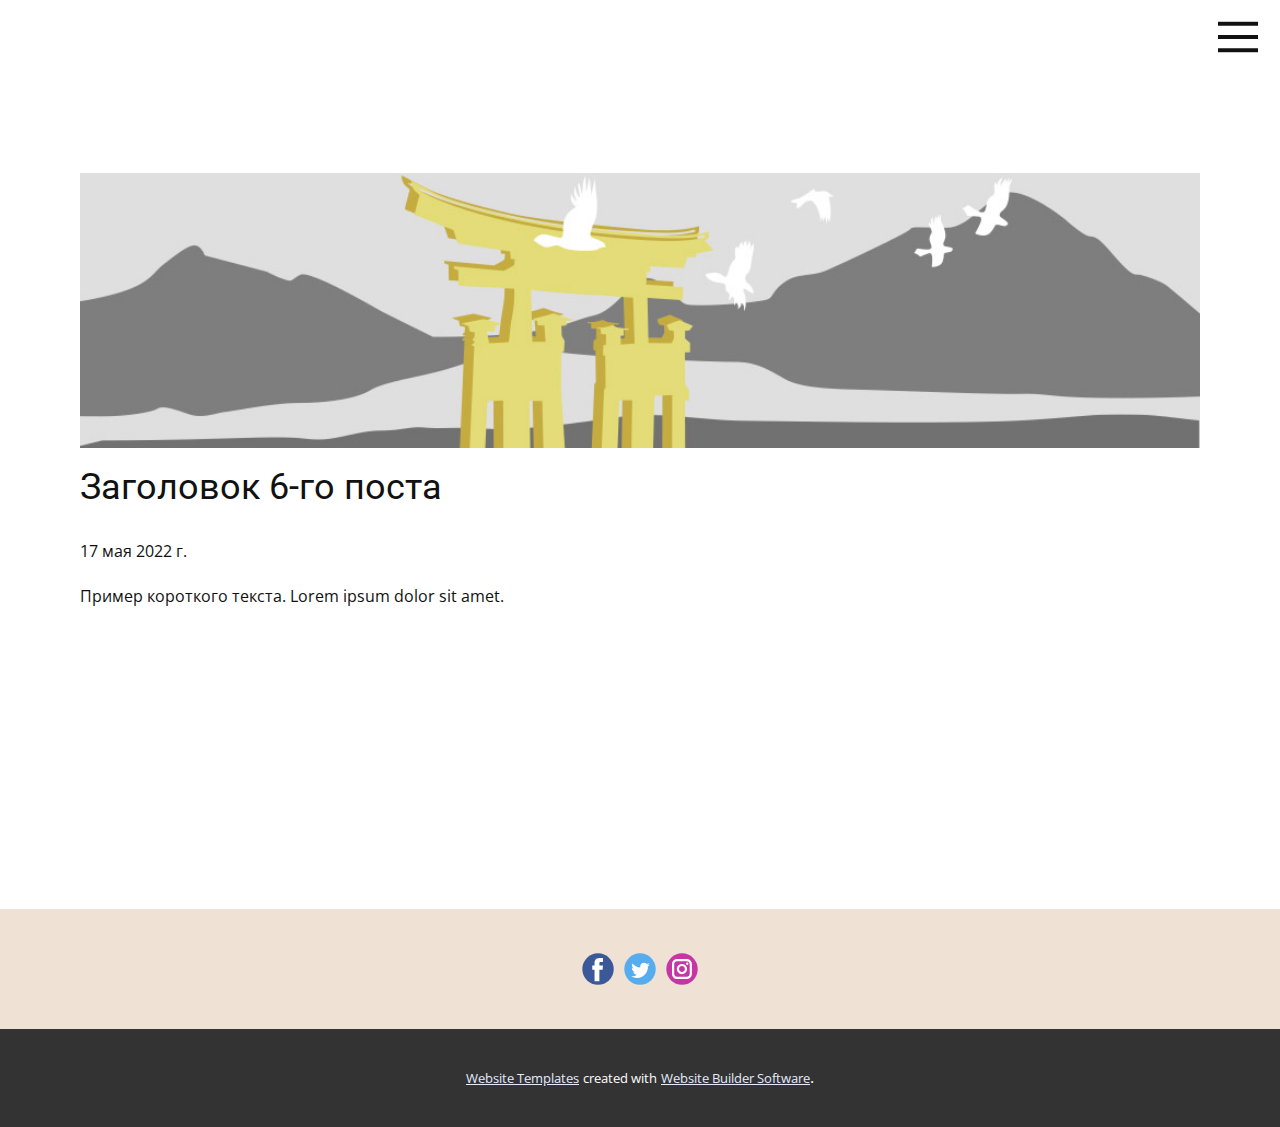
<file: RESTAURANT/blog/пост-5.html>
<!doctype html>
<html style="font-size: 16px;"><head>
    <meta name="viewport" content="width=device-width, initial-scale=1.0">
    <meta charset="utf-8">
    <meta name="keywords" content="Заголовок 1-го поста">
    <meta name="description" content="">
    <meta name="page_type" content="np-template-header-footer-from-plugin">
    <title>Заголовок 6-го поста</title>
    <link rel="stylesheet" href="../nicepage.css" media="screen">
<link rel="stylesheet" href="../Post-Template.css" media="screen">
    <script class="u-script" type="text/javascript" src="../jquery.js" defer=""></script>
    <script class="u-script" type="text/javascript" src="../nicepage.js" defer=""></script>
    <meta name="generator" content="Nicepage 4.7.1, nicepage.com">
    <link id="u-theme-google-font" rel="stylesheet" href="https://fonts.googleapis.com/css?family=Roboto:100,100i,300,300i,400,400i,500,500i,700,700i,900,900i|Open+Sans:300,300i,400,400i,500,500i,600,600i,700,700i,800,800i">
    
    
    <script type="application/ld+json">{
		"@context": "http://schema.org",
		"@type": "Organization",
		"name": "",
		"sameAs": []
}</script>
    <meta name="theme-color" content="#0848e5">
  </head>
  <body class="u-body u-xl-mode"><header class="u-clearfix u-header u-header" id="sec-35c2"><nav class="u-align-left u-menu u-menu-dropdown u-offcanvas u-menu-1" data-responsive-from="XL">
        <div class="menu-collapse">
          <a class="u-button-style u-nav-link" href="#" style="padding: 12px 22px; font-size: calc(1em + 24px);">
            <svg class="u-svg-link" preserveAspectRatio="xMidYMin slice" viewBox="0 0 302 302" style=""><use xmlns:xlink="http://www.w3.org/1999/xlink" xlink:href="#svg-5c50"></use></svg>
            <svg xmlns="http://www.w3.org/2000/svg" xmlns:xlink="http://www.w3.org/1999/xlink" version="1.1" id="svg-5c50" x="0px" y="0px" viewBox="0 0 302 302" style="enable-background:new 0 0 302 302;" xml:space="preserve" class="u-svg-content"><g><rect y="36" width="302" height="30"></rect><rect y="236" width="302" height="30"></rect><rect y="136" width="302" height="30"></rect>
</g><g></g><g></g><g></g><g></g><g></g><g></g><g></g><g></g><g></g><g></g><g></g><g></g><g></g><g></g><g></g></svg>
          </a>
        </div>
        <div class="u-custom-menu u-nav-container">
          <ul class="u-nav u-unstyled u-nav-1"><li class="u-nav-item"><a class="u-button-style u-nav-link u-text-active-palette-1-base u-text-hover-palette-2-base" href="../Restaurant.html#carousel_9c88" data-page-id="226143926" style="padding: 10px 20px;">HOME</a>
</li><li class="u-nav-item"><a class="u-button-style u-nav-link u-text-active-palette-1-base u-text-hover-palette-2-base" href="../Restaurant.html#carousel_d095" data-page-id="226143926" style="padding: 10px 20px;">MENU</a>
</li><li class="u-nav-item"><a class="u-button-style u-nav-link u-text-active-palette-1-base u-text-hover-palette-2-base" href="../Restaurant.html#carousel_674f" data-page-id="226143926" style="padding: 10px 20px;">GALERRY</a>
</li><li class="u-nav-item"><a class="u-button-style u-nav-link u-text-active-palette-1-base u-text-hover-palette-2-base" href="../Restaurant.html#carousel_da47" data-page-id="226143926" style="padding: 10px 20px;">CONTACS</a>
</li></ul>
        </div>
        <div class="u-custom-menu u-nav-container-collapse">
          <div class="u-align-center u-black u-container-style u-inner-container-layout u-opacity u-opacity-95 u-sidenav">
            <div class="u-inner-container-layout u-sidenav-overflow">
              <div class="u-menu-close"></div>
              <ul class="u-align-center u-nav u-popupmenu-items u-unstyled u-nav-2"><li class="u-nav-item"><a class="u-button-style u-nav-link" href="../Restaurant.html#carousel_9c88" data-page-id="226143926">HOME</a>
</li><li class="u-nav-item"><a class="u-button-style u-nav-link" href="../Restaurant.html#carousel_d095" data-page-id="226143926">MENU</a>
</li><li class="u-nav-item"><a class="u-button-style u-nav-link" href="../Restaurant.html#carousel_674f" data-page-id="226143926">GALERRY</a>
</li><li class="u-nav-item"><a class="u-button-style u-nav-link" href="../Restaurant.html#carousel_da47" data-page-id="226143926">CONTACS</a>
</li></ul>
            </div>
          </div>
          <div class="u-black u-menu-overlay u-opacity u-opacity-70"></div>
        </div>
      </nav></header>
    <section class="u-align-center u-clearfix u-section-1" id="sec-0d22">
      <div class="u-clearfix u-sheet u-valign-middle-md u-valign-middle-sm u-valign-middle-xs u-sheet-1"><!--post_details--><!--post_details_options_json--><!--{"source":""}--><!--/post_details_options_json--><!--blog_post-->
        <div class="u-container-style u-expanded-width u-post-details u-post-details-1">
          <div class="u-container-layout u-valign-middle u-container-layout-1"><!--blog_post_image-->
            <img alt="" class="u-blog-control u-expanded-width u-image u-image-default u-image-1" src="[data-uri]"><!--/blog_post_image--><!--blog_post_header-->
            <h2 class="u-blog-control u-text u-text-1">Заголовок 6-го поста</h2><!--/blog_post_header--><!--blog_post_metadata-->
            <div class="u-blog-control u-metadata u-metadata-1"><!--blog_post_metadata_date-->
              <span class="u-meta-date u-meta-icon">17 мая 2022 г.</span><!--/blog_post_metadata_date--><!--blog_post_metadata_category-->
              <!--/blog_post_metadata_category--><!--blog_post_metadata_comments-->
              <!--/blog_post_metadata_comments-->
            </div><!--/blog_post_metadata--><!--blog_post_content-->
            <div class="u-align-justify u-blog-control u-post-content u-text u-text-2 fr-view">
  Пример короткого текста. Lorem ipsum dolor sit amet.
  </div><!--/blog_post_content-->
          </div>
        </div><!--/blog_post--><!--/post_details-->
      </div>
    </section>
    
    
    <footer class="u-clearfix u-footer u-palette-2-light-2" id="sec-0d5c"><div class="u-clearfix u-sheet u-sheet-1">
        <div class="u-align-left u-social-icons u-spacing-10 u-social-icons-1">
          <a class="u-social-url" title="facebook" target="_blank" href=""><span class="u-icon u-social-facebook u-social-icon u-icon-1"><svg class="u-svg-link" preserveAspectRatio="xMidYMin slice" viewBox="0 0 112 112" style=""><use xmlns:xlink="http://www.w3.org/1999/xlink" xlink:href="#svg-f769"></use></svg><svg class="u-svg-content" viewBox="0 0 112 112" x="0" y="0" id="svg-f769"><circle fill="currentColor" cx="56.1" cy="56.1" r="55"></circle><path fill="#FFFFFF" d="M73.5,31.6h-9.1c-1.4,0-3.6,0.8-3.6,3.9v8.5h12.6L72,58.3H60.8v40.8H43.9V58.3h-8V43.9h8v-9.2
            c0-6.7,3.1-17,17-17h12.5v13.9H73.5z"></path></svg></span>
          </a>
          <a class="u-social-url" title="twitter" target="_blank" href=""><span class="u-icon u-social-icon u-social-twitter u-icon-2"><svg class="u-svg-link" preserveAspectRatio="xMidYMin slice" viewBox="0 0 112 112" style=""><use xmlns:xlink="http://www.w3.org/1999/xlink" xlink:href="#svg-a46a"></use></svg><svg class="u-svg-content" viewBox="0 0 112 112" x="0" y="0" id="svg-a46a"><circle fill="currentColor" class="st0" cx="56.1" cy="56.1" r="55"></circle><path fill="#FFFFFF" d="M83.8,47.3c0,0.6,0,1.2,0,1.7c0,17.7-13.5,38.2-38.2,38.2C38,87.2,31,85,25,81.2c1,0.1,2.1,0.2,3.2,0.2
            c6.3,0,12.1-2.1,16.7-5.7c-5.9-0.1-10.8-4-12.5-9.3c0.8,0.2,1.7,0.2,2.5,0.2c1.2,0,2.4-0.2,3.5-0.5c-6.1-1.2-10.8-6.7-10.8-13.1
            c0-0.1,0-0.1,0-0.2c1.8,1,3.9,1.6,6.1,1.7c-3.6-2.4-6-6.5-6-11.2c0-2.5,0.7-4.8,1.8-6.7c6.6,8.1,16.5,13.5,27.6,14
            c-0.2-1-0.3-2-0.3-3.1c0-7.4,6-13.4,13.4-13.4c3.9,0,7.3,1.6,9.8,4.2c3.1-0.6,5.9-1.7,8.5-3.3c-1,3.1-3.1,5.8-5.9,7.4
            c2.7-0.3,5.3-1,7.7-2.1C88.7,43,86.4,45.4,83.8,47.3z"></path></svg></span>
          </a>
          <a class="u-social-url" title="instagram" target="_blank" href=""><span class="u-icon u-social-icon u-social-instagram u-icon-3"><svg class="u-svg-link" preserveAspectRatio="xMidYMin slice" viewBox="0 0 112 112" style=""><use xmlns:xlink="http://www.w3.org/1999/xlink" xlink:href="#svg-a1d9"></use></svg><svg class="u-svg-content" viewBox="0 0 112 112" x="0" y="0" id="svg-a1d9"><circle fill="currentColor" cx="56.1" cy="56.1" r="55"></circle><path fill="#FFFFFF" d="M55.9,38.2c-9.9,0-17.9,8-17.9,17.9C38,66,46,74,55.9,74c9.9,0,17.9-8,17.9-17.9C73.8,46.2,65.8,38.2,55.9,38.2
            z M55.9,66.4c-5.7,0-10.3-4.6-10.3-10.3c-0.1-5.7,4.6-10.3,10.3-10.3c5.7,0,10.3,4.6,10.3,10.3C66.2,61.8,61.6,66.4,55.9,66.4z"></path><path fill="#FFFFFF" d="M74.3,33.5c-2.3,0-4.2,1.9-4.2,4.2s1.9,4.2,4.2,4.2s4.2-1.9,4.2-4.2S76.6,33.5,74.3,33.5z"></path><path fill="#FFFFFF" d="M73.1,21.3H38.6c-9.7,0-17.5,7.9-17.5,17.5v34.5c0,9.7,7.9,17.6,17.5,17.6h34.5c9.7,0,17.5-7.9,17.5-17.5V38.8
            C90.6,29.1,82.7,21.3,73.1,21.3z M83,73.3c0,5.5-4.5,9.9-9.9,9.9H38.6c-5.5,0-9.9-4.5-9.9-9.9V38.8c0-5.5,4.5-9.9,9.9-9.9h34.5
            c5.5,0,9.9,4.5,9.9,9.9V73.3z"></path></svg></span>
          </a>
        </div>
      </div></footer>
    <section class="u-backlink u-clearfix u-grey-80">
      <a class="u-link" href="https://nicepage.com/website-templates" target="_blank">
        <span>Website Templates</span>
      </a>
      <p class="u-text">
        <span>created with</span>
      </p>
      <a class="u-link" href="" target="_blank">
        <span>Website Builder Software</span>
      </a>. 
    </section>
  
</body></html>
</file>
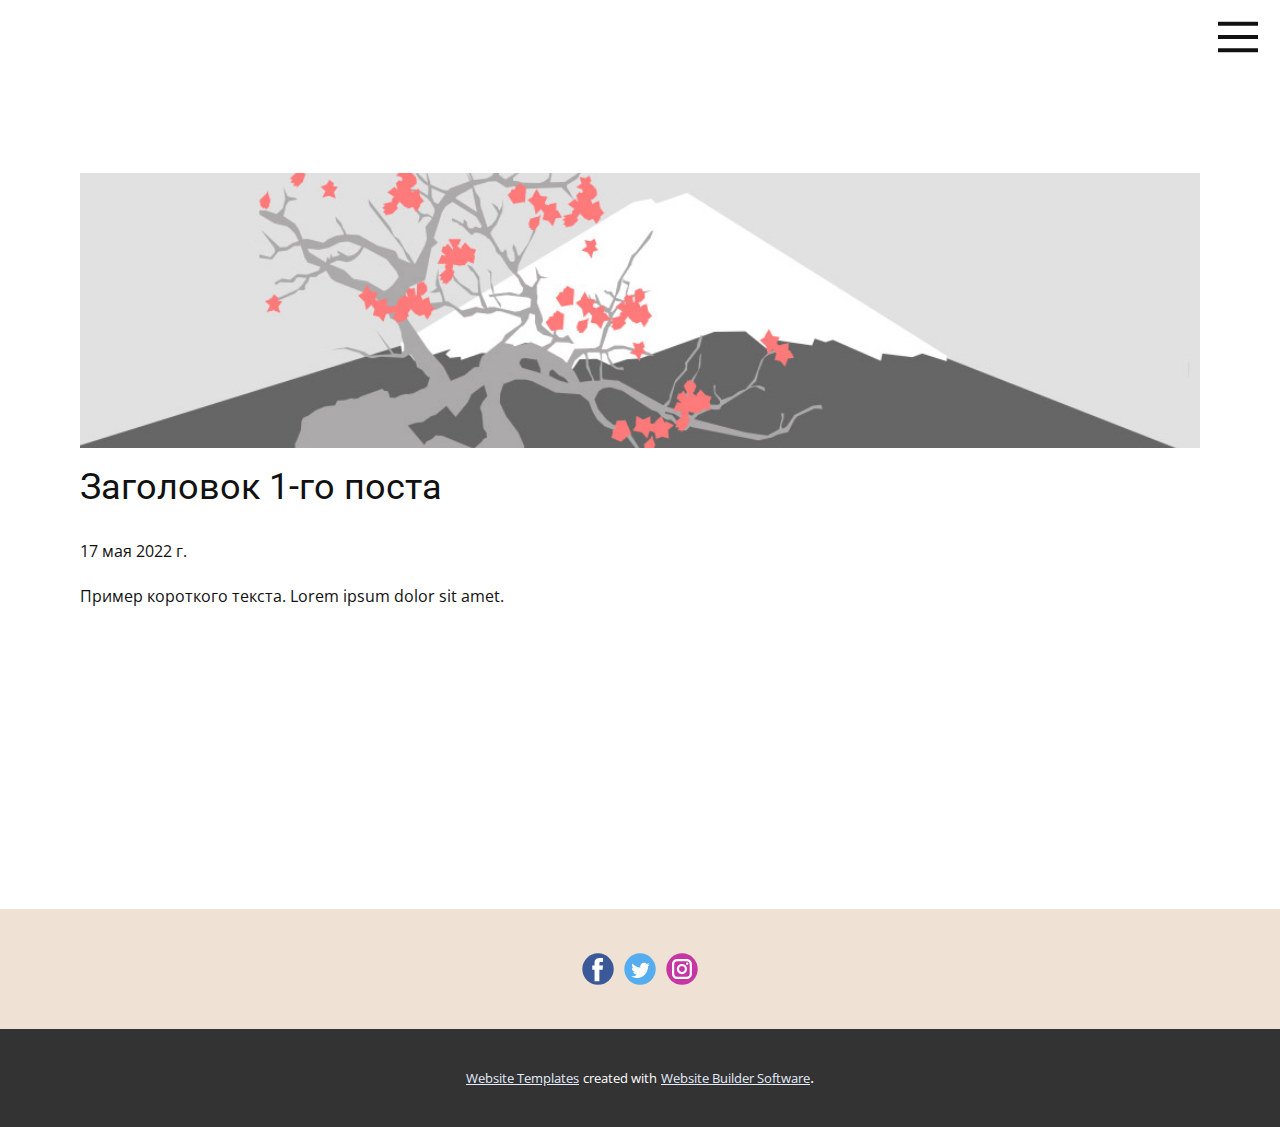
<file: RESTAURANT/blog/пост.html>
<!doctype html>
<html style="font-size: 16px;"><head>
    <meta name="viewport" content="width=device-width, initial-scale=1.0">
    <meta charset="utf-8">
    <meta name="keywords" content="Заголовок 1-го поста">
    <meta name="description" content="">
    <meta name="page_type" content="np-template-header-footer-from-plugin">
    <title>Заголовок 1-го поста</title>
    <link rel="stylesheet" href="../nicepage.css" media="screen">
<link rel="stylesheet" href="../Post-Template.css" media="screen">
    <script class="u-script" type="text/javascript" src="../jquery.js" defer=""></script>
    <script class="u-script" type="text/javascript" src="../nicepage.js" defer=""></script>
    <meta name="generator" content="Nicepage 4.7.1, nicepage.com">
    <link id="u-theme-google-font" rel="stylesheet" href="https://fonts.googleapis.com/css?family=Roboto:100,100i,300,300i,400,400i,500,500i,700,700i,900,900i|Open+Sans:300,300i,400,400i,500,500i,600,600i,700,700i,800,800i">
    
    
    <script type="application/ld+json">{
		"@context": "http://schema.org",
		"@type": "Organization",
		"name": "",
		"sameAs": []
}</script>
    <meta name="theme-color" content="#0848e5">
  </head>
  <body class="u-body u-xl-mode"><header class="u-clearfix u-header u-header" id="sec-35c2"><nav class="u-align-left u-menu u-menu-dropdown u-offcanvas u-menu-1" data-responsive-from="XL">
        <div class="menu-collapse">
          <a class="u-button-style u-nav-link" href="#" style="padding: 12px 22px; font-size: calc(1em + 24px);">
            <svg class="u-svg-link" preserveAspectRatio="xMidYMin slice" viewBox="0 0 302 302" style=""><use xmlns:xlink="http://www.w3.org/1999/xlink" xlink:href="#svg-5c50"></use></svg>
            <svg xmlns="http://www.w3.org/2000/svg" xmlns:xlink="http://www.w3.org/1999/xlink" version="1.1" id="svg-5c50" x="0px" y="0px" viewBox="0 0 302 302" style="enable-background:new 0 0 302 302;" xml:space="preserve" class="u-svg-content"><g><rect y="36" width="302" height="30"></rect><rect y="236" width="302" height="30"></rect><rect y="136" width="302" height="30"></rect>
</g><g></g><g></g><g></g><g></g><g></g><g></g><g></g><g></g><g></g><g></g><g></g><g></g><g></g><g></g><g></g></svg>
          </a>
        </div>
        <div class="u-custom-menu u-nav-container">
          <ul class="u-nav u-unstyled u-nav-1"><li class="u-nav-item"><a class="u-button-style u-nav-link u-text-active-palette-1-base u-text-hover-palette-2-base" href="../Restaurant.html#carousel_9c88" data-page-id="226143926" style="padding: 10px 20px;">HOME</a>
</li><li class="u-nav-item"><a class="u-button-style u-nav-link u-text-active-palette-1-base u-text-hover-palette-2-base" href="../Restaurant.html#carousel_d095" data-page-id="226143926" style="padding: 10px 20px;">MENU</a>
</li><li class="u-nav-item"><a class="u-button-style u-nav-link u-text-active-palette-1-base u-text-hover-palette-2-base" href="../Restaurant.html#carousel_674f" data-page-id="226143926" style="padding: 10px 20px;">GALERRY</a>
</li><li class="u-nav-item"><a class="u-button-style u-nav-link u-text-active-palette-1-base u-text-hover-palette-2-base" href="../Restaurant.html#carousel_da47" data-page-id="226143926" style="padding: 10px 20px;">CONTACS</a>
</li></ul>
        </div>
        <div class="u-custom-menu u-nav-container-collapse">
          <div class="u-align-center u-black u-container-style u-inner-container-layout u-opacity u-opacity-95 u-sidenav">
            <div class="u-inner-container-layout u-sidenav-overflow">
              <div class="u-menu-close"></div>
              <ul class="u-align-center u-nav u-popupmenu-items u-unstyled u-nav-2"><li class="u-nav-item"><a class="u-button-style u-nav-link" href="../Restaurant.html#carousel_9c88" data-page-id="226143926">HOME</a>
</li><li class="u-nav-item"><a class="u-button-style u-nav-link" href="../Restaurant.html#carousel_d095" data-page-id="226143926">MENU</a>
</li><li class="u-nav-item"><a class="u-button-style u-nav-link" href="../Restaurant.html#carousel_674f" data-page-id="226143926">GALERRY</a>
</li><li class="u-nav-item"><a class="u-button-style u-nav-link" href="../Restaurant.html#carousel_da47" data-page-id="226143926">CONTACS</a>
</li></ul>
            </div>
          </div>
          <div class="u-black u-menu-overlay u-opacity u-opacity-70"></div>
        </div>
      </nav></header>
    <section class="u-align-center u-clearfix u-section-1" id="sec-0d22">
      <div class="u-clearfix u-sheet u-valign-middle-md u-valign-middle-sm u-valign-middle-xs u-sheet-1"><!--post_details--><!--post_details_options_json--><!--{"source":""}--><!--/post_details_options_json--><!--blog_post-->
        <div class="u-container-style u-expanded-width u-post-details u-post-details-1">
          <div class="u-container-layout u-valign-middle u-container-layout-1"><!--blog_post_image-->
            <img alt="" class="u-blog-control u-expanded-width u-image u-image-default u-image-1" src="[data-uri]"><!--/blog_post_image--><!--blog_post_header-->
            <h2 class="u-blog-control u-text u-text-1">Заголовок 1-го поста</h2><!--/blog_post_header--><!--blog_post_metadata-->
            <div class="u-blog-control u-metadata u-metadata-1"><!--blog_post_metadata_date-->
              <span class="u-meta-date u-meta-icon">17 мая 2022 г.</span><!--/blog_post_metadata_date--><!--blog_post_metadata_category-->
              <!--/blog_post_metadata_category--><!--blog_post_metadata_comments-->
              <!--/blog_post_metadata_comments-->
            </div><!--/blog_post_metadata--><!--blog_post_content-->
            <div class="u-align-justify u-blog-control u-post-content u-text u-text-2 fr-view">
  Пример короткого текста. Lorem ipsum dolor sit amet.
  </div><!--/blog_post_content-->
          </div>
        </div><!--/blog_post--><!--/post_details-->
      </div>
    </section>
    
    
    <footer class="u-clearfix u-footer u-palette-2-light-2" id="sec-0d5c"><div class="u-clearfix u-sheet u-sheet-1">
        <div class="u-align-left u-social-icons u-spacing-10 u-social-icons-1">
          <a class="u-social-url" title="facebook" target="_blank" href=""><span class="u-icon u-social-facebook u-social-icon u-icon-1"><svg class="u-svg-link" preserveAspectRatio="xMidYMin slice" viewBox="0 0 112 112" style=""><use xmlns:xlink="http://www.w3.org/1999/xlink" xlink:href="#svg-f769"></use></svg><svg class="u-svg-content" viewBox="0 0 112 112" x="0" y="0" id="svg-f769"><circle fill="currentColor" cx="56.1" cy="56.1" r="55"></circle><path fill="#FFFFFF" d="M73.5,31.6h-9.1c-1.4,0-3.6,0.8-3.6,3.9v8.5h12.6L72,58.3H60.8v40.8H43.9V58.3h-8V43.9h8v-9.2
            c0-6.7,3.1-17,17-17h12.5v13.9H73.5z"></path></svg></span>
          </a>
          <a class="u-social-url" title="twitter" target="_blank" href=""><span class="u-icon u-social-icon u-social-twitter u-icon-2"><svg class="u-svg-link" preserveAspectRatio="xMidYMin slice" viewBox="0 0 112 112" style=""><use xmlns:xlink="http://www.w3.org/1999/xlink" xlink:href="#svg-a46a"></use></svg><svg class="u-svg-content" viewBox="0 0 112 112" x="0" y="0" id="svg-a46a"><circle fill="currentColor" class="st0" cx="56.1" cy="56.1" r="55"></circle><path fill="#FFFFFF" d="M83.8,47.3c0,0.6,0,1.2,0,1.7c0,17.7-13.5,38.2-38.2,38.2C38,87.2,31,85,25,81.2c1,0.1,2.1,0.2,3.2,0.2
            c6.3,0,12.1-2.1,16.7-5.7c-5.9-0.1-10.8-4-12.5-9.3c0.8,0.2,1.7,0.2,2.5,0.2c1.2,0,2.4-0.2,3.5-0.5c-6.1-1.2-10.8-6.7-10.8-13.1
            c0-0.1,0-0.1,0-0.2c1.8,1,3.9,1.6,6.1,1.7c-3.6-2.4-6-6.5-6-11.2c0-2.5,0.7-4.8,1.8-6.7c6.6,8.1,16.5,13.5,27.6,14
            c-0.2-1-0.3-2-0.3-3.1c0-7.4,6-13.4,13.4-13.4c3.9,0,7.3,1.6,9.8,4.2c3.1-0.6,5.9-1.7,8.5-3.3c-1,3.1-3.1,5.8-5.9,7.4
            c2.7-0.3,5.3-1,7.7-2.1C88.7,43,86.4,45.4,83.8,47.3z"></path></svg></span>
          </a>
          <a class="u-social-url" title="instagram" target="_blank" href=""><span class="u-icon u-social-icon u-social-instagram u-icon-3"><svg class="u-svg-link" preserveAspectRatio="xMidYMin slice" viewBox="0 0 112 112" style=""><use xmlns:xlink="http://www.w3.org/1999/xlink" xlink:href="#svg-a1d9"></use></svg><svg class="u-svg-content" viewBox="0 0 112 112" x="0" y="0" id="svg-a1d9"><circle fill="currentColor" cx="56.1" cy="56.1" r="55"></circle><path fill="#FFFFFF" d="M55.9,38.2c-9.9,0-17.9,8-17.9,17.9C38,66,46,74,55.9,74c9.9,0,17.9-8,17.9-17.9C73.8,46.2,65.8,38.2,55.9,38.2
            z M55.9,66.4c-5.7,0-10.3-4.6-10.3-10.3c-0.1-5.7,4.6-10.3,10.3-10.3c5.7,0,10.3,4.6,10.3,10.3C66.2,61.8,61.6,66.4,55.9,66.4z"></path><path fill="#FFFFFF" d="M74.3,33.5c-2.3,0-4.2,1.9-4.2,4.2s1.9,4.2,4.2,4.2s4.2-1.9,4.2-4.2S76.6,33.5,74.3,33.5z"></path><path fill="#FFFFFF" d="M73.1,21.3H38.6c-9.7,0-17.5,7.9-17.5,17.5v34.5c0,9.7,7.9,17.6,17.5,17.6h34.5c9.7,0,17.5-7.9,17.5-17.5V38.8
            C90.6,29.1,82.7,21.3,73.1,21.3z M83,73.3c0,5.5-4.5,9.9-9.9,9.9H38.6c-5.5,0-9.9-4.5-9.9-9.9V38.8c0-5.5,4.5-9.9,9.9-9.9h34.5
            c5.5,0,9.9,4.5,9.9,9.9V73.3z"></path></svg></span>
          </a>
        </div>
      </div></footer>
    <section class="u-backlink u-clearfix u-grey-80">
      <a class="u-link" href="https://nicepage.com/website-templates" target="_blank">
        <span>Website Templates</span>
      </a>
      <p class="u-text">
        <span>created with</span>
      </p>
      <a class="u-link" href="" target="_blank">
        <span>Website Builder Software</span>
      </a>. 
    </section>
  
</body></html>
</file>
